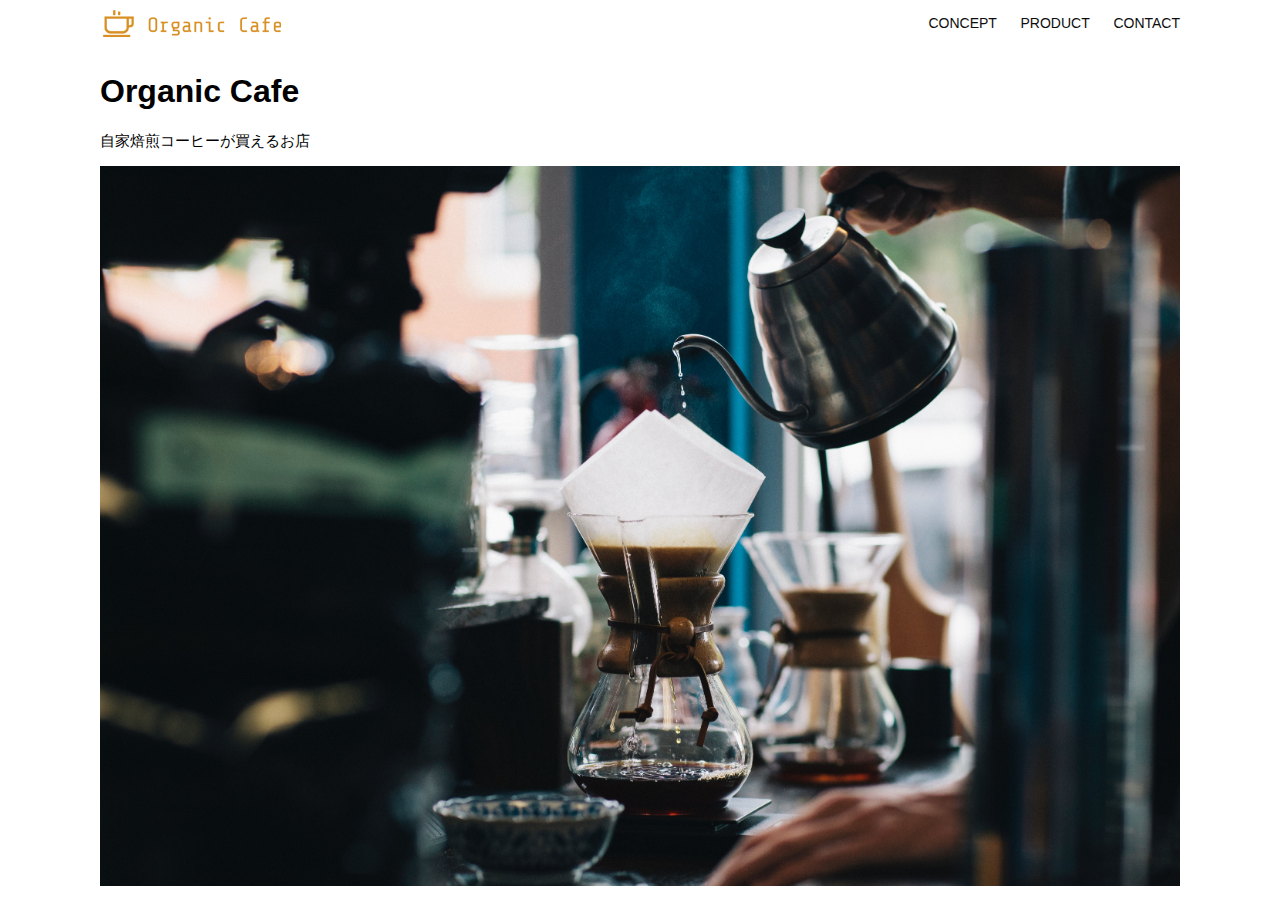
<file: html-css-kadai_013/index.html>
<!DOCTYPE html>
<html>
  <head>
    <title>Organic Cafe</title>
    <meta charset="UTF-8" />
    <meta name="description" content="自家焙煎のコーヒーがお家で楽しめるOrganic Cafe"/>
    <meta name="viewport" content="width=device-width, initial-scale=1.0" />
    <link rel="stylesheet" href="style.css" />
  </head>
  <body>
    <!-- ヘッダー -->
    <header>
      <!-- ロゴ -->
      <a href="index.html" id="logo"><img src="images/logo.png" alt="トップページに戻る"/></a>

      <!-- PC用ナビゲーション -->
      <nav id="nav-pc">
        <a href="index.html#concept">CONCEPT</a>
        <a href="index.html#product">PRODUCT</a>
        <a href="index.html#contact">CONTACT</a>
      </nav>

      <!-- スマホ用メニューボタン -->
      <button id="menu-sp" onclick="document.getElementById('nav-sp').style.display = 'block'">
        <img src="images/button-menu.png" alt="ナビゲーションを開く">
      </button>
      <!-- スマホ用ナビゲーション -->
       <div id="nav-sp">
        <button id="close" onclick="document.getElementById('nav-sp').style.display = 'none'">
          <img src="images/button-close.png" alt="ナビゲーションを閉じる">
        </button>

        <nav>
          <ul>
            <li>
              <a id="logo-sp" href="index.html" onclick="document.getElementById('nav-sp').style.display = 'none'"><img src="images/logo-sp.png" alt="トップページに戻る"></a>
            </li>
            <li><a class="menu" href="index.html#concept" onclick="document.getElementById('nav-sp').style.display = 'none'">CONCEPT</a></li>
            <li><a class="menu" href="index.html#product" onclick="document.getElementById('nav-sp').style.display = 'none'">PRODUCT</a></li>
            <li><a class="menu" href="index.html#contact" onclick="document.getElementById('nav-sp').style.display = 'none'">CONTACT</a></li>
          </ul>  
        </nav>
      </div>

    </header>

    <main>
      <article>
        <!-- メインビジュアル -->
        <section id="main-visual">
          <div id="main-message">
            <h1>Organic Cafe</h1>
            <p>自家焙煎コーヒーが買えるお店</p>
          </div>
          <img src="images/main-image.jpg" alt="コーヒーをハンドドリップで淹れる画像"/>
        </section>
      </article>
    </main>
  </body>
</html>
</file>
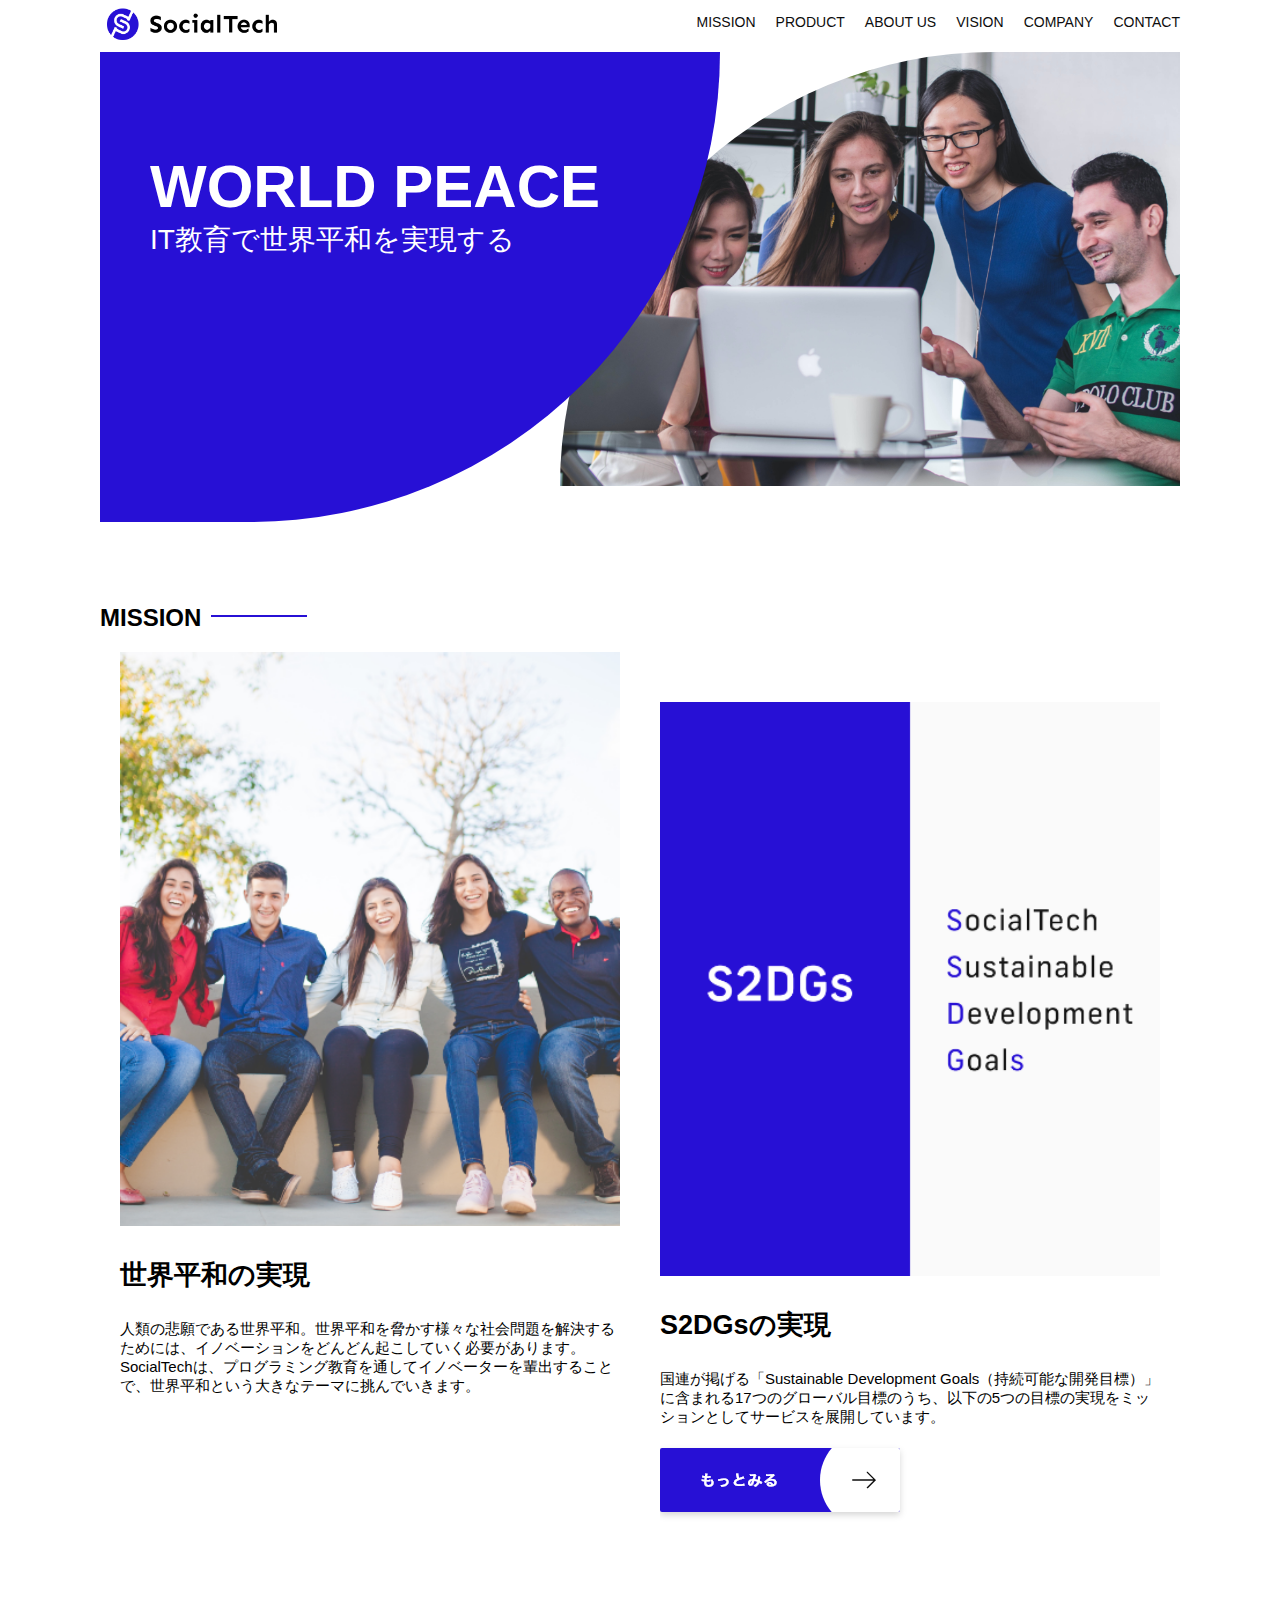
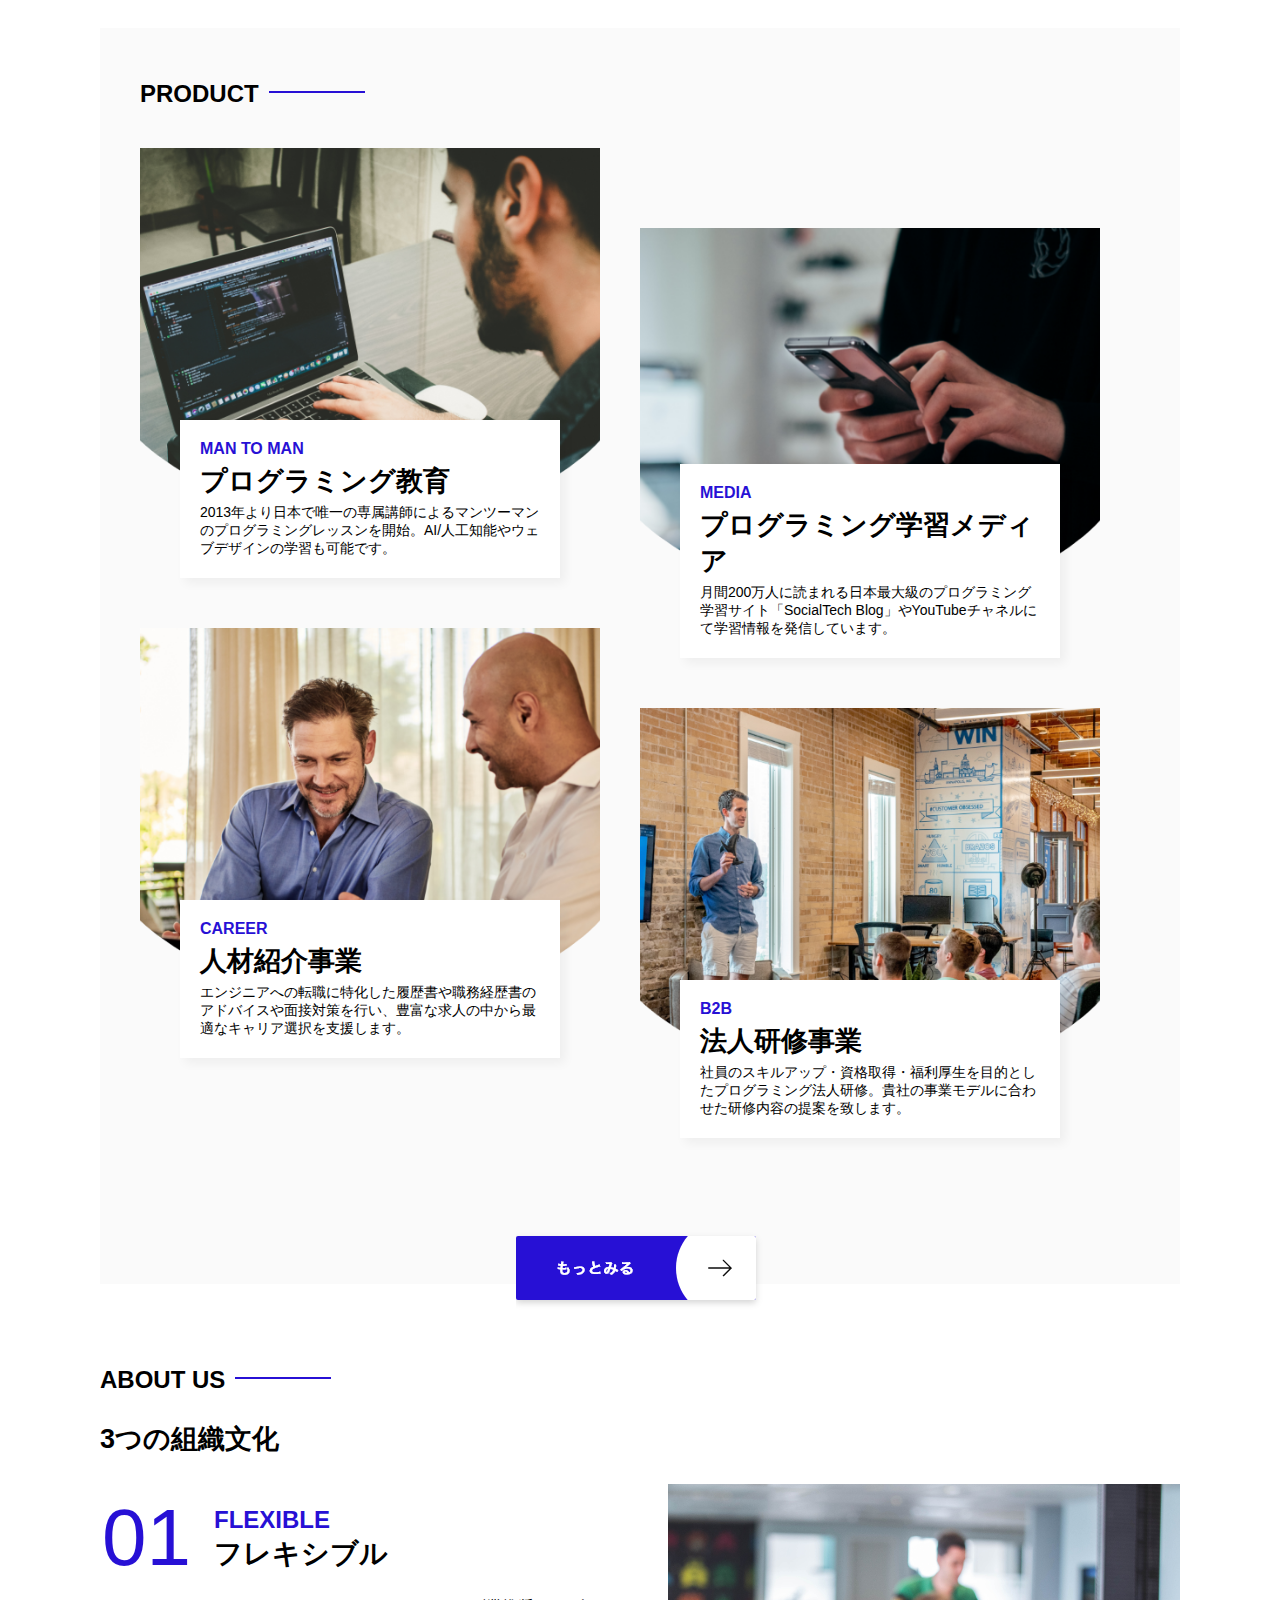
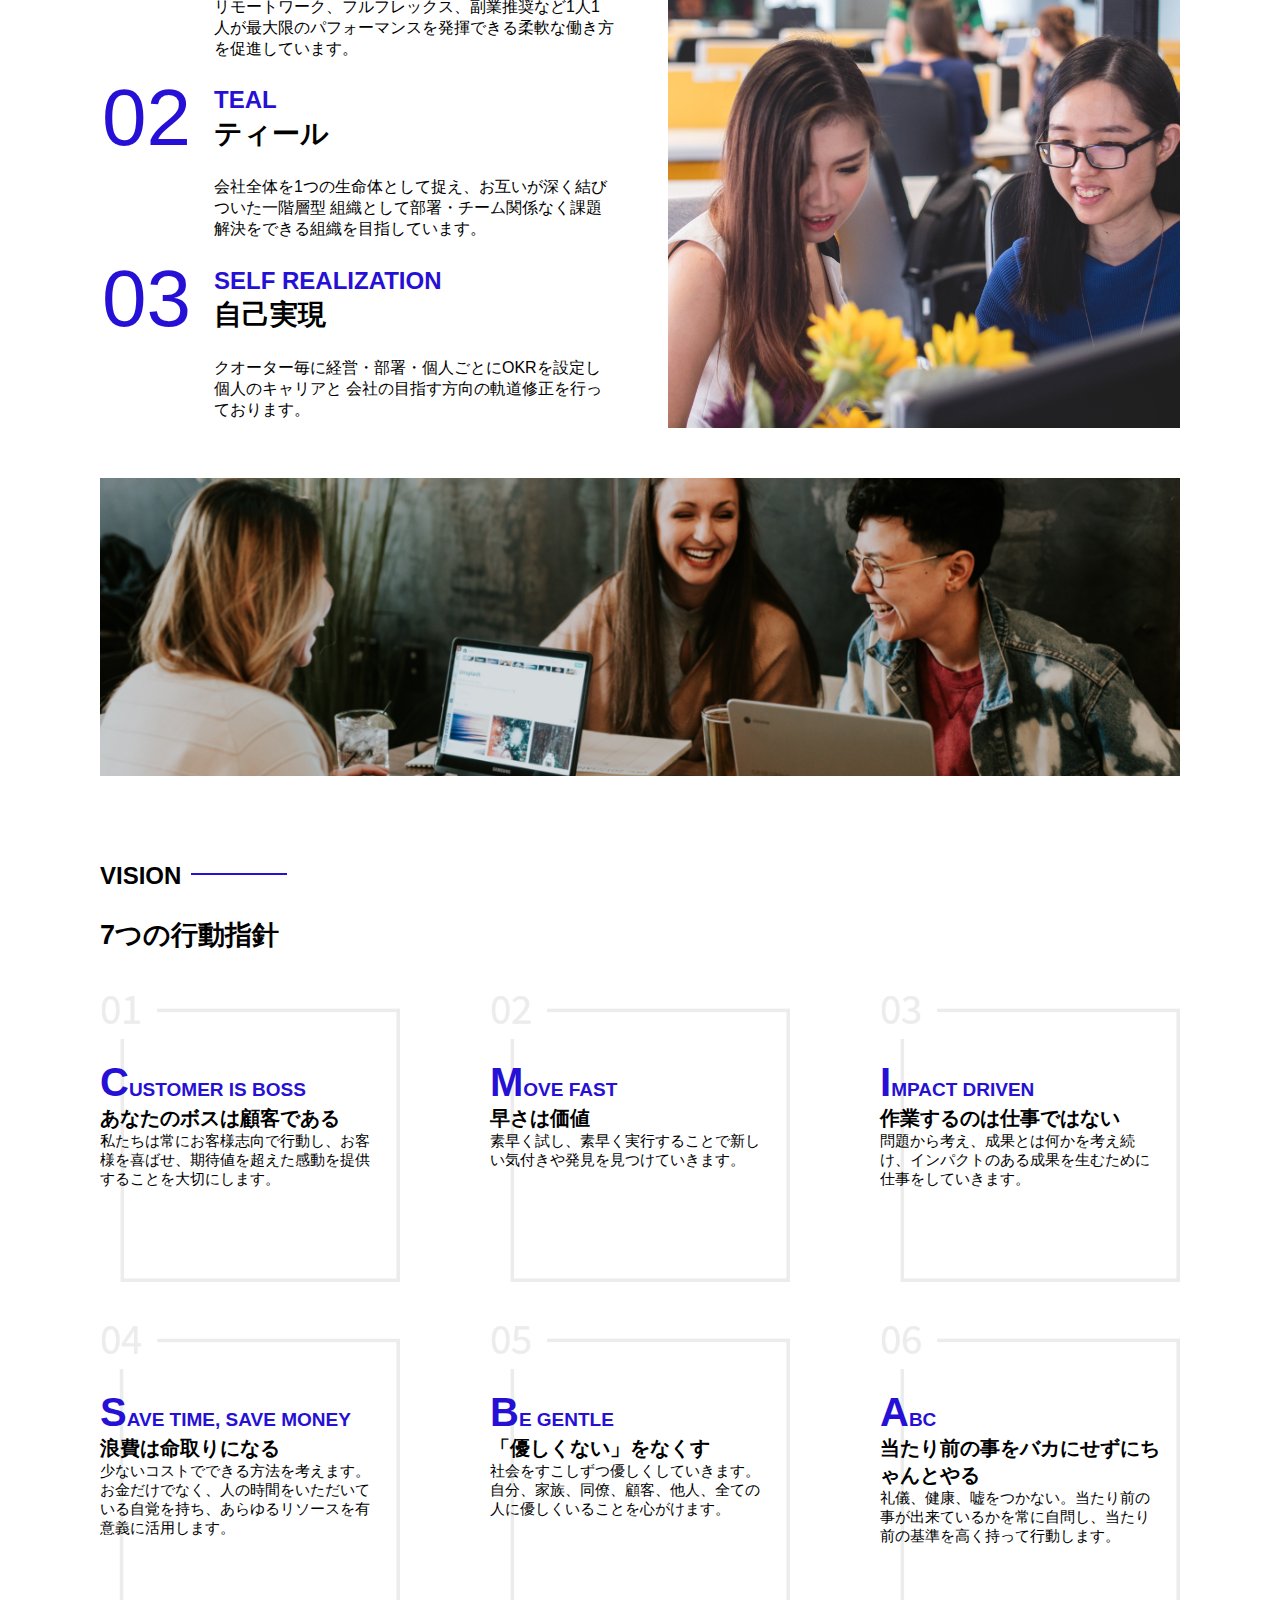
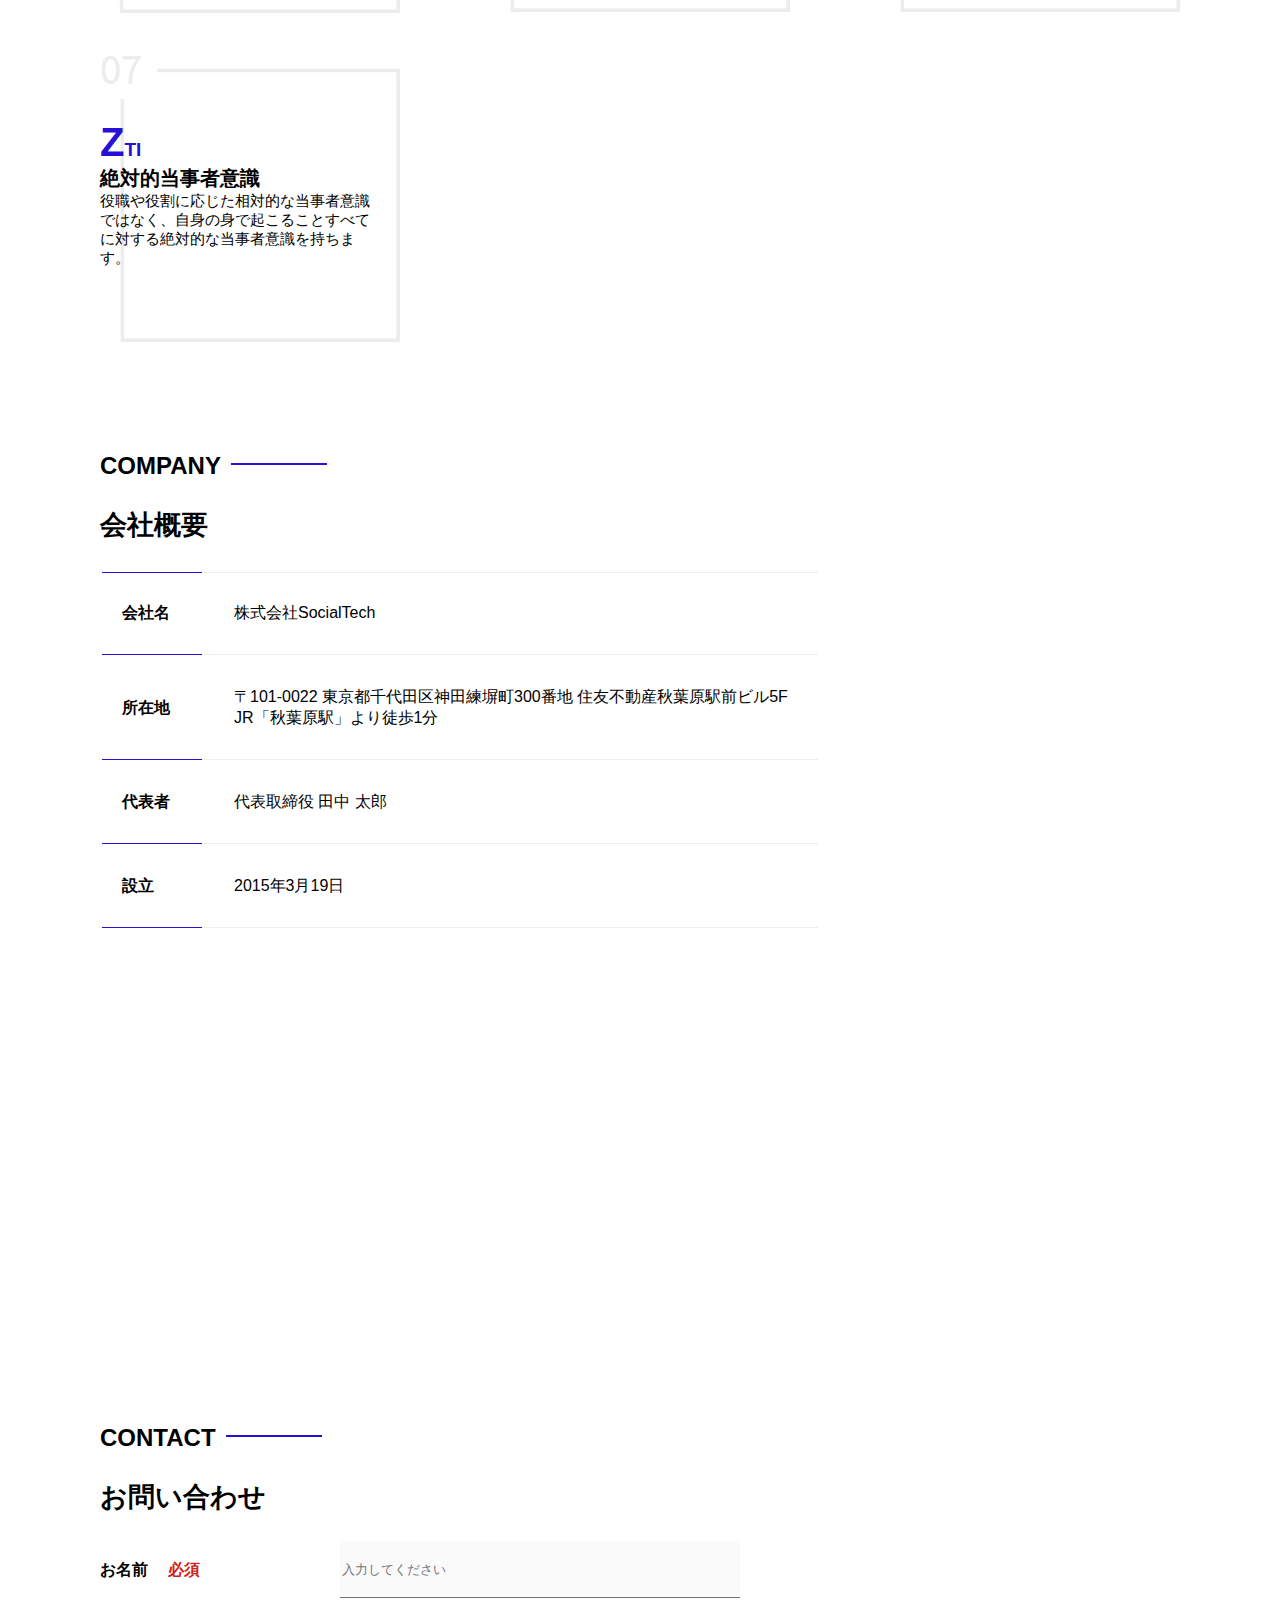
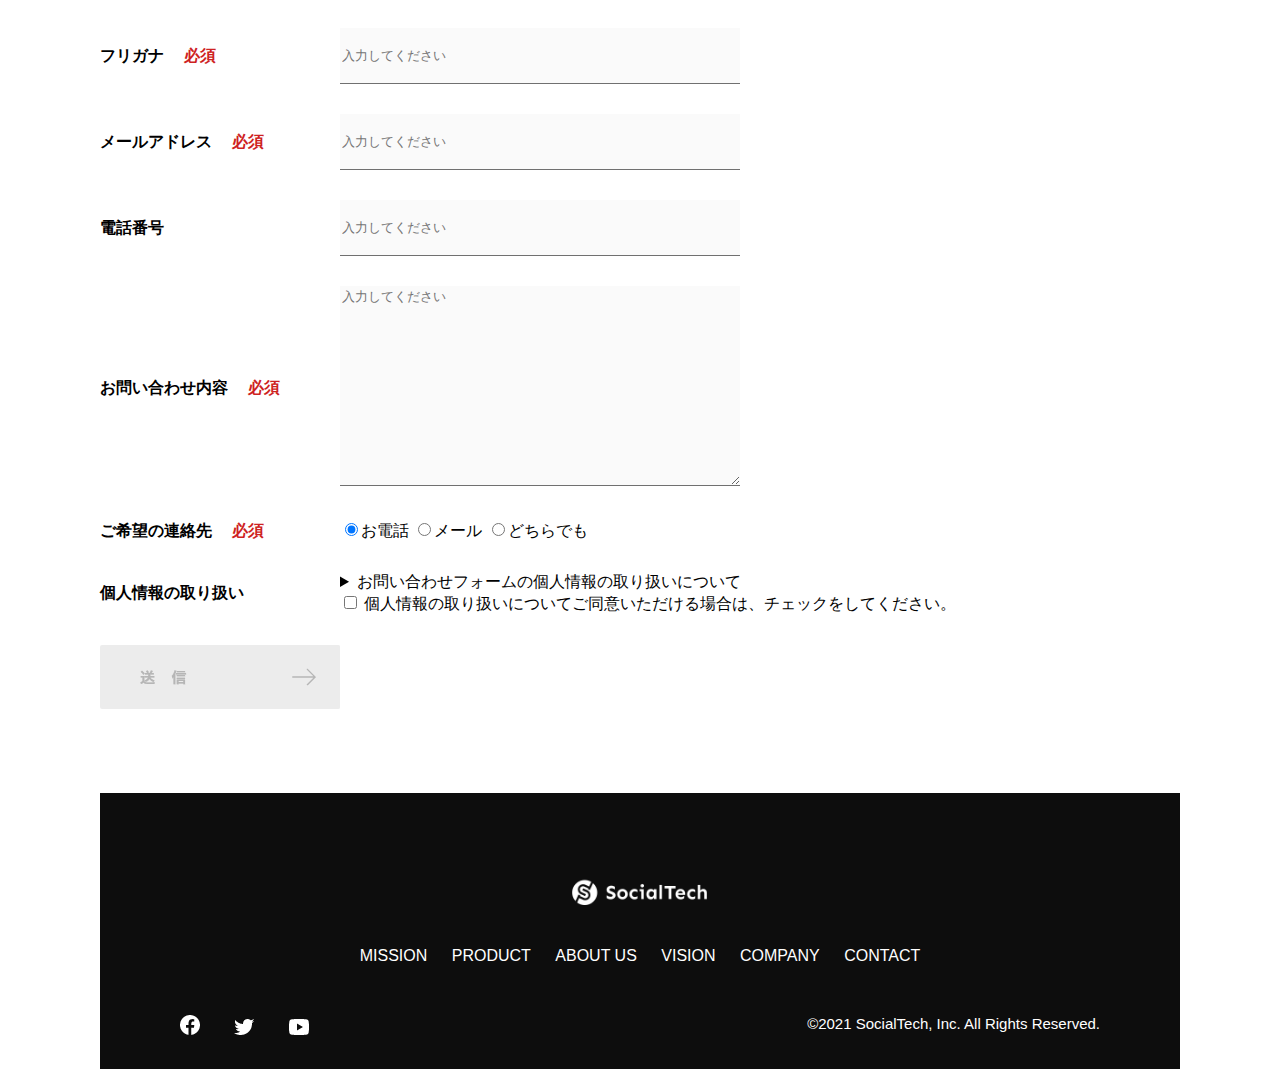
<file: kadai_tutorial_output/index.html>
<!DOCTYPE html>
<html>
	<head>
		<title>SocialTech</title>
		<meta charset="UTF-8">
		<meta name="description" content="SocialTechはEdTech業界のリーディングカンパニーを目指します。">
		<meta name="viewport" content="width=device-width, initial-scale=1.0">
		<link rel="stylesheet" href="style.css">
	</head>
	<body>
		<header>
			<!-- ヘッダー -->
			<a href="index.html" id="logo">
				<img src="images/logo.png" alt="トップページに戻る">
			</a>

			<!-- PC用ナビゲーション -->
			 <nav id="nav-pc">
				<ul>
					<li><a href="mission.html">MISSION</a></li>
					<li><a href="product.html">PRODUCT</a></li>
					<li><a href="index.html#aboutus">ABOUT US</a></li>
					<li><a href="index.html#vision">VISION</a></li>
					<li><a href=index.html#company>COMPANY</a></li>
					<li><a href="index.html#contact">CONTACT</a></li>
				</ul>
			 </nav>
			 	<!-- 　スマホ用メニューボタン -->
				 <button id="menu-sp" onclick="document.getElementById('nav-sp').style.display = 'block'">
					<img src="images/button-menu.png" alt="ナビゲーションを開く">
				 </button>
				<!-- スマホ用ナビゲーション -->
				 <div id="nav-sp">
					<button id="close" onclick="document.getElementById('nav-sp').style.display = 'none'">
						<img src="images/button-close.png" alt="ナビゲーションを閉じる">
					</button>

					<nav>
						<ul>
							<li>
								<a id="logo-sp" href="index.html" onclick="document.getElementById('nav-sp').style.display = 'none'"><img src="images/logo-sp.png" alt="トップページに戻る"></a>
							</li>
							<li><a class="menu" href="mission.html" onclick="document.getElementById('nav-sp').style.display = 'none'">MISSION</a></li>
							<li><a class="menu" href="product.html" onclick="document.getElementById('nav-sp').style.display = 'none'">PRODUCT</a></li>
							<li><a class="menu" href="index.html#aboutus" onclick="document.getElementById('nav-sp').style.display = 'none'">ABOUT US</a></li>
							<li><a class="menu" href="index.html#vision" onclick="document.getElementById('nav-sp').style.display = 'none'">VISION</a></li>
							<li><a class="menu" href="index.html#company" onclick="document.getElementById('nav-sp').style.display = 'none'">COMPANY</a></li>
							<li><a class="menu" href="index.html#contact" onclick="document.getElementById('nav-sp').style.display = 'none'">CONTACT</a></li>
						</ul>
					</nav>
				 <div id="sns">
					<a href="https://www.facebook.com/sejuku2013">
						<img src="images/button-facebook.png" alt="Facebookのリンク">
					</a>
					<a href="https://twitter.com/samuraijuku">
						<img src="images/button-twitter.png" alt="Twitterのリンク">
					</a>
					<a href="https://www.youtube.com/channel/UCCFOQO5aDK0xXam4cUQXT8g">
						<img src="images/button-youtube.png" alt="YouTubeのリンク">
					</a>
				</div>
			 	</div>
		</header>
		<main>
			<article>
				<!-- メインビジュアル -->
				 <section id="main-visual">
					<div id="main-message">
						<h1>WORLD PEACE</h1>
						<p>IT教育で世界平和を実現する</p>
					</div>
					<img src="images/index/index-main.png" alt="PCの周りに集まる多国籍の仲間たち">
				 </section>
				 <!-- ミッション -->
				 <section id="mission">
						<h2 class="index-h2">MISSION</h2>
					<div id="mission-flex">
						<div>
							<img id="mission-photo" src="images/index/index-mission.png" alt="屋外のベンチで写真を撮影する多国籍の仲間たち">
							<h3>世界平和の実現</h3>
							<p>人類の悲願である世界平和。世界平和を脅かす様々な社会問題を解決するためには、イノベーションをどんどん起こしていく必要があります。SocialTechは、プログラミング教育を通してイノベーターを輩出することで、世界平和という大きなテーマに挑んでいきます。</p>
						</div>
						<div>
							<img id="s2dgs" src="images/index/s2dgs.png" alt="S2DGs">
							<h3>S2DGsの実現</h3>
							<p>国連が掲げる「Sustainable Development Goals（持続可能な開発目標）」に含まれる17つのグローバル目標のうち、以下の5つの目標の実現をミッションとしてサービスを展開しています。</p>
							<a href="mission.html">
								<img src="images/button-more.png" alt="もっとみる">
							</a>
						</div>
					</div>
				 </section>
				 <!-- プロダクト -->
					<section id="product">
						<h2 class="index-h2">PRODUCT</h2>
							<div class="product-flex">
								<div id="product-left">
									<div>
										<img class="product-photo" src="images/index/index-mantoman.png" alt="PCでコードを書く男性">
										<div class="product-explain">
											<span>MAN TO MAN</span>
											<h3>プログラミング教育</h3>
											<p>2013年より日本で唯一の専属講師によるマンツーマンのプログラミングレッスンを開始。AI/人工知能やウェブデザインの学習も可能です。</p>
										</div>
									</div>
									<div>
										<img class="product-photo" src="images/index/index-career.png" alt="笑顔で話し合う2人の男性">
											<div class="product-explain">
											 <span>CAREER</span>
											 <h3>人材紹介事業</h3>
											 <p>エンジニアへの転職に特化した履歴書や職務経歴書のアドバイスや面接対策を行い、豊富な求人の中から最適なキャリア選択を支援します。</p>
										 </div>
									</div>
								</div>

								<div id="product-right">
									<div>
										<img class="product-photo" src="images/index/index-media.png" alt="スマートフォンを操作する人">
										<div class="product-explain">
											<span>MEDIA</span>
											<h3>プログラミング学習メディア</h3>
											<p>月間200万人に読まれる日本最大級のプログラミング学習サイト「SocialTech Blog」やYouTubeチャネルにて学習情報を発信しています。</p>
										</div>
									</div>
									<div>
										<img class="product-photo" src="images/index/index-b2b.png" alt="講演中の男性とそれを聴く人々">
										<div class="product-explain">
											<span>B2B</span>
											<h3>法人研修事業</h3>
											<p>社員のスキルアップ・資格取得・福利厚生を目的としたプログラミング法人研修。貴社の事業モデルに合わせた研修内容の提案を致します。</p>
										</div>
									</div>
								</div>
							</div>
							<div id="product-more">
								<a href="product.html">
									<img src="images/button-more.png" alt="もっとみる">
								</a>
							</div>
					</section>
					<!-- ABOUT US -->
					<section id="aboutus">
						<h2 class="index-h2">ABOUT US</h2>
						<h3>3つの組織文化</h3>
						<div>
							<table class="culture-table">
								<tr>
									<td class="culture-num">01</td>
									<th><span class="culture-en">FLEXIBLE</span><br>フレキシブル</th>
								</tr>
								<tr>
									<td>
										<!-- 空のセル -->
									</td>
									<td class="culture-description">リモートワーク、フルフレックス、副業推奨など1人1人が最大限のパフォーマンスを発揮できる柔軟な働き方を促進しています。</td>
								</tr>
								<tr>
									<td class="culture-num">02</td>
									<th><span class="culture-en">TEAL</span><br>ティール</th>
								</tr>
								<tr>
									<td>
										<!-- 空のセル -->
									</td>
									<td class="culture-description">会社全体を1つの生命体として捉え、お互いが深く結びついた一階層型 組織として部署・チーム関係なく課題解決をできる組織を目指しています。</td>
								</tr>
								<tr>
									<td class="culture-num">03</td>
									<th><span class="culture-en">SELF REALIZATION</span><br>自己実現</th>
								</tr>
								<tr>
									<td>
										<!-- 空のセル -->
									</td>
									<td class="culture-description">クオーター毎に経営・部署・個人ごとにOKRを設定し個人のキャリアと 会社の目指す方向の軌道修正を行っております。</td>
								</tr>
							</table>
								<img class="culture-img" src="images/index/index-aboutus1.png" alt="笑顔で話し合う2人の女性">
						</div>
							<img class="culture-img2" src="images/index/index-aboutus2.png" alt="笑顔で話し合う3人の男女">
					</section>
					<!-- VISION -->
					<section id="vision">
						<h2 class="index-h2">VISION</h2>
						<h3>7つの行動指針</h3>
						<div>
								<div class="vision-box">
									<img src="images/index/vision-01.png" alt="01">
									<div>
										<h4>CUSTOMER IS BOSS</h4>
										<h5>あなたのボスは顧客である</h5>
										<p>私たちは常にお客様志向で行動し、お客様を喜ばせ、期待値を超えた感動を提供することを大切にします。</p>
									</div>
								</div>
								<div class="vision-box">
									<img src="images/index/vision-02.png" alt="02">
									<div>
										<h4>MOVE FAST</h4>
										<h5>早さは価値</h5>
										<p>素早く試し、素早く実行することで新しい気付きや発見を見つけていきます。</p>
									</div>
								</div>
								<div class="vision-box">
									<img src="images/index/vision-03.png" alt="03">
									<div>
										<h4>IMPACT DRIVEN</h4>
										<h5>作業するのは仕事ではない</h5>
										<p>問題から考え、成果とは何かを考え続け、インパクトのある成果を生むために仕事をしていきます。</p>
									</div>
								</div>
								<div class="vision-box">
									<img src="images/index/vision-04.png" alt="04">
									<div>
										<h4>SAVE TIME, SAVE MONEY</h4>
										<h5>浪費は命取りになる</h5>
										<p>少ないコストでできる方法を考えます。お金だけでなく、人の時間をいただいている自覚を持ち、あらゆるリソースを有意義に活用します。</p>
									</div>
								</div>
								<div class="vision-box">
									<img src="images/index/vision-05.png" alt="05">
									<div>
										<h4>BE GENTLE</h4>
										<h5>「優しくない」をなくす</h5>
										<p>社会をすこしずつ優しくしていきます。自分、家族、同僚、顧客、他人、全ての人に優しくいることを心がけます。</p>
									</div>
								</div>
								<div class="vision-box">
									<img src="images/index/vision-06.png" alt="06">
									<div>
										<h4>ABC</h4>
										<h5>当たり前の事をバカにせずにちゃんとやる</h5>
										<p>礼儀、健康、嘘をつかない。当たり前の事が出来ているかを常に自問し、当たり前の基準を高く持って行動します。</p>
									</div>
								</div>
								<div class="vision-box">
									<img src="images/index/vision-07.png" alt="07">
									<div>
										<h4>ZTI</h4>
										<h5>絶対的当事者意識</h5>
										<p>役職や役割に応じた相対的な当事者意識ではなく、自身の身で起こることすべてに対する絶対的な当事者意識を持ちます。</p>
									</div>
								</div>
						</div>
					</section>
					<!-- COMPANY -->
					<section id="company">
						<h2 class="index-h2">COMPANY</h2>
						<h3>会社概要</h3>
							<table id="company-table">
								<tr>
									<th class="tableheader tableheader-first">会社名</th>
									<td class="cell cell-first">株式会社SocialTech</td>
								</tr>
								<tr>
									<th class="tableheader">所在地</th>
									<td class="cell">〒101-0022 東京都千代田区神田練塀町300番地 住友不動産秋葉原駅前ビル5F<br>JR「秋葉原駅」より徒歩1分</td>
								</tr>
								<tr>
									<th class="tableheader">代表者</th>
									<td class="cell">代表取締役 田中 太郎</td>
								</tr>
								<tr>
									<th class="tableheader">設立</th>
									<td class="cell">2015年3月19日</td>
								</tr>
							</table>
							<iframe src="https://www.google.com/maps/embed?pb=!1m18!1m12!1m3!1d3240.068855133681!2d139.77207767578852!3d35.69992317258122!2m3!1f0!2f0!3f0!3m2!1i1024!2i768!4f13.1!3m3!1m2!1s0x60188fee13660e23%3A0x77137876edf742ac!2z5L2P5Y-L5LiN5YuV55Sj56eL6JGJ5Y6f6aeF5YmN44OT44Or!5e0!3m2!1sja!2sjp!4v1726556408199!5m2!1sja!2sjp" width="600" height="450" style="border:0;" allowfullscreen="" loading="lazy" referrerpolicy="no-referrer-when-downgrade"></iframe>
					</section>
					<!-- お問い合わせフォーム -->
					 <section id="contact">
						<h2 class="index-h2">CONTACT</h2>
						<h3>お問い合わせ</h3>
						<form>
							<div>
								<div class="contact-heading">
									<label class="contact-label">お名前<span class="contact-span">必須</span></label>
								</div>
								<div>
									<input type="text" name="name" placeholder="入力してください" class="contact-textbox">
								</div>
							</div>
							<div>
								<div class="contact-heading">
									<label class="contact-label">フリガナ<span class="contact-span">必須</span></label>
								</div>
								<div>
									<input type="text" name="hurigana" placeholder="入力してください" class="contact-textbox">
								</div>
							</div>
							<div>
								<div class="contact-heading">
									<label class="contact-label">メールアドレス<span class="contact-span">必須</span></label>
								</div>
								<div>
									<input type="text" name="email" placeholder="入力してください" class="contact-textbox">
								</div>
							</div>
							<div>
								<div class="contact-heading">
									<label class="contact-label">電話番号</label>
								</div>
								<div>
									<input type="text" name="tel" placeholder="入力してください" class="contact-textbox">
								</div>
							</div>
							<div>
								<div class="contact-heading">
									<label class="contact-label">お問い合わせ内容<span class="contact-span">必須</span></label>
								</div>
								<div>
									<textarea class="contact-textarea" placeholder="入力してください" name="message"></textarea>
								</div>
							</div>
							<div>
								<div class="contact-heading">
									<label class="contact-label">ご希望の連絡先<span class="contact-span">必須</span></label>
								</div>
								<div>
									<input class="radiobutton" type="radio" value="tel" name="contact" checked><label>お電話</label>
									<input class="radiobutton" type="radio" value="mail" name="contact"><label>メール</label>
									<input class="radiobutton" type="radio" value="both" name="contact"><label>どちらでも</label>
								</div>
							</div>
							<div>
							<div class="contact-heading">
								<label class="contact-label">個人情報の取り扱い</label>
							</div>
							<div>
								<details>
									<summary>お問い合わせフォームの個人情報の取り扱いについて</summary>
									<div>
									<dl>
										<dt>１．組織の名称又は氏名</dt>
										<dd>株式会社SocialTech</dd>
										<dt>２．個人情報保護管理者（若しくはその代理人）の氏名又は職名、所属及び連絡先</dt>
										<dd>
											<p>鈴木 一郎 コーポレート部</p>
											<p>メールアドレス：samurai@example.com</p>
											<p>TEL：03-1234-5678</p>
										</dd>
										<dt>３．個人情報の利用目的</dt>
										<dd>
											<ul>
												<li>本サービス及び本サービスに関連する情報の提供又はそれらに関する連絡のため</li>
												<li>ユーザーの本人確認のため</li>
												<li>当社サービスのご案内のため</li>
												<li>当社の商品等の広告または宣伝（電子メールによるものを含むものとします。）</li>
											</ul>
										</dd>
										<dt>４．個人情報の取り扱い業務の委託</dt>
										<dd>個人情報の取扱業務の全部または一部を外部に業務委託する場合があります。その際、弊社は、個人情報を適切に保護できる管理体制を敷き実行していることを条件として委託先を厳選したうえで、機密保持契約を委託先と締結し、お客様の個人情報を厳密に管理させます。</dd>
										<dt>５．個人情報の開示等の請求</dt>
										<dd>
											お客様は、弊社に対してご自身の個人情報の開示等（利用目的の通知、開示、内容の訂正・追加・削除、利用の停止または消去、第三者への提供の停止）に関して、当社問合わせ窓口に申し出ることができます。<br>
											その際、弊社はお客様ご本人を確認させていただいたうえで、合理的な期間内に対応いたします。<br>
											なお、個人情報に関する弊社問合わせ先は、次の通りです。
										</dd>
										<dd>
											<p>株式会社SocialTech　個人情報問合せ窓口</p>
											<p>〒150-0043　東京都千代田区神田練塀町300番地 住友不動産秋葉原駅前ビル5F</p>
											<p>メールアドレス：samurai@example.com　TEL：03-1234-5678</p>
										</dd>

										<dt>６．個人情報を提供されることの任意性について</dt>
										<dd>お客様がご自身の個人情報を弊社に提供されるか否かは、お客様のご判断によりますが、もしご提供されない場合には、適切なサービスが提供できない場合がありますので予めご了承ください。</dd>
									</dl>
								</div>
								</details>
								<input type="checkbox" name="agree">
								<span>個人情報の取り扱いについてご同意いただける場合は、チェックをしてください。</span>
							</div>								
							</div>
								<input type="image" src="images/button-submit.png" alt="送信する">
						</form>
					 </section>
			</article>
		</main>

		<footer>
			<div id="footer-logo">
				<img src="images/logo-sp.png" alt="SocialTech">
			</div>
			<div id="footer-link">
				<a href="mission.html">MISSION</a>
				<a href="product.html">PRODUCT</a>
				<a href="index.html#aboutus">ABOUT US</a>
				<a href="index.html#vision">VISION</a>
				<a href="index.html#company">COMPANY</a>
				<a href="index.html#contact">CONTACT</a>
			</div>
				<div id="sns-footer">
					<div class="sns-btns">
						<a href="https://www.facebook.com/sejuku2013"><img src="images/button-facebook.png" alt="Facebookのリンク"></a>
						<a href="https://twitter.com/samuraijuku"><img src="images/button-twitter.png" alt="Twitterのリンク"></a>
						<a href="https://www.youtube.com/channel/UCCFOQO5aDK0xXam4cUQXT8g"><img src="images/button-youtube.png" alt="YouTubeのリンク"></a>
					</div>
					<p id="copyright">&copy;2021 SocialTech, Inc. All Rights Reserved.</p>
				</div>
		</footer>

	</body>
	
</html>
</file>
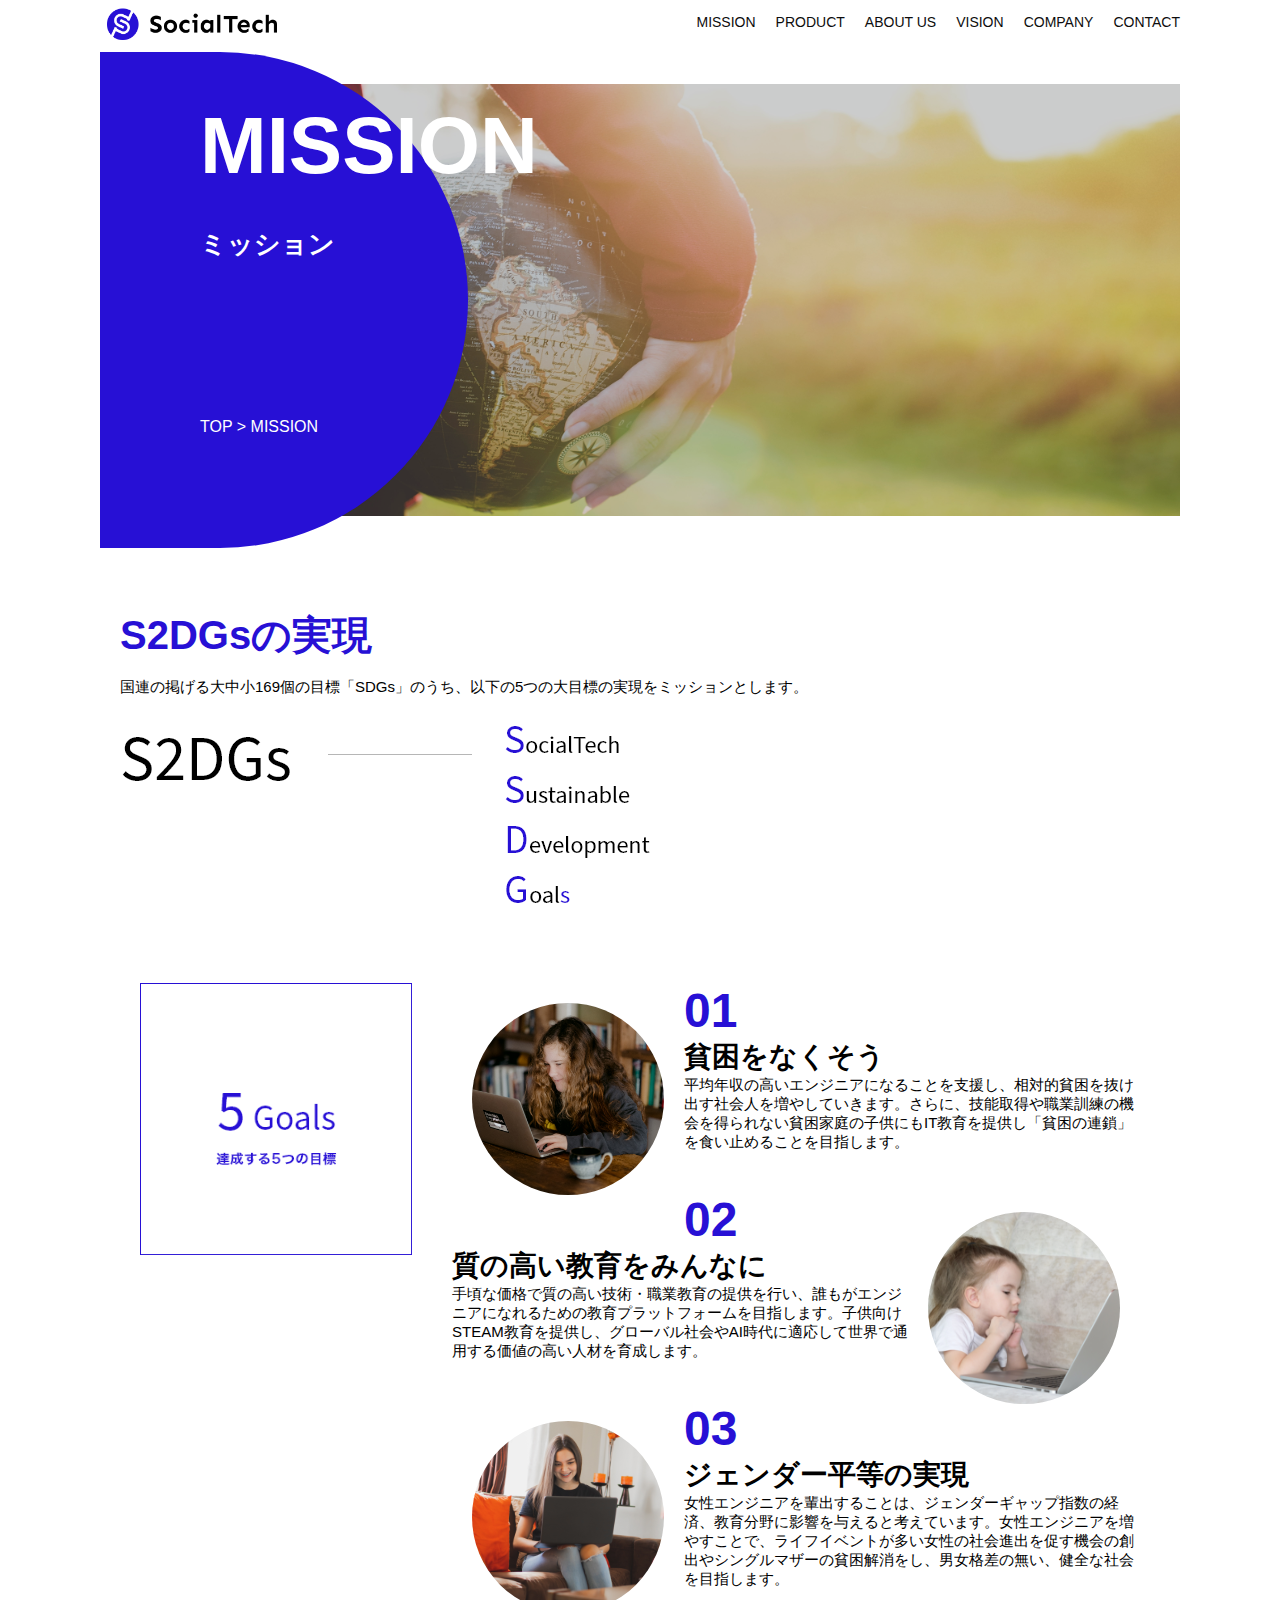
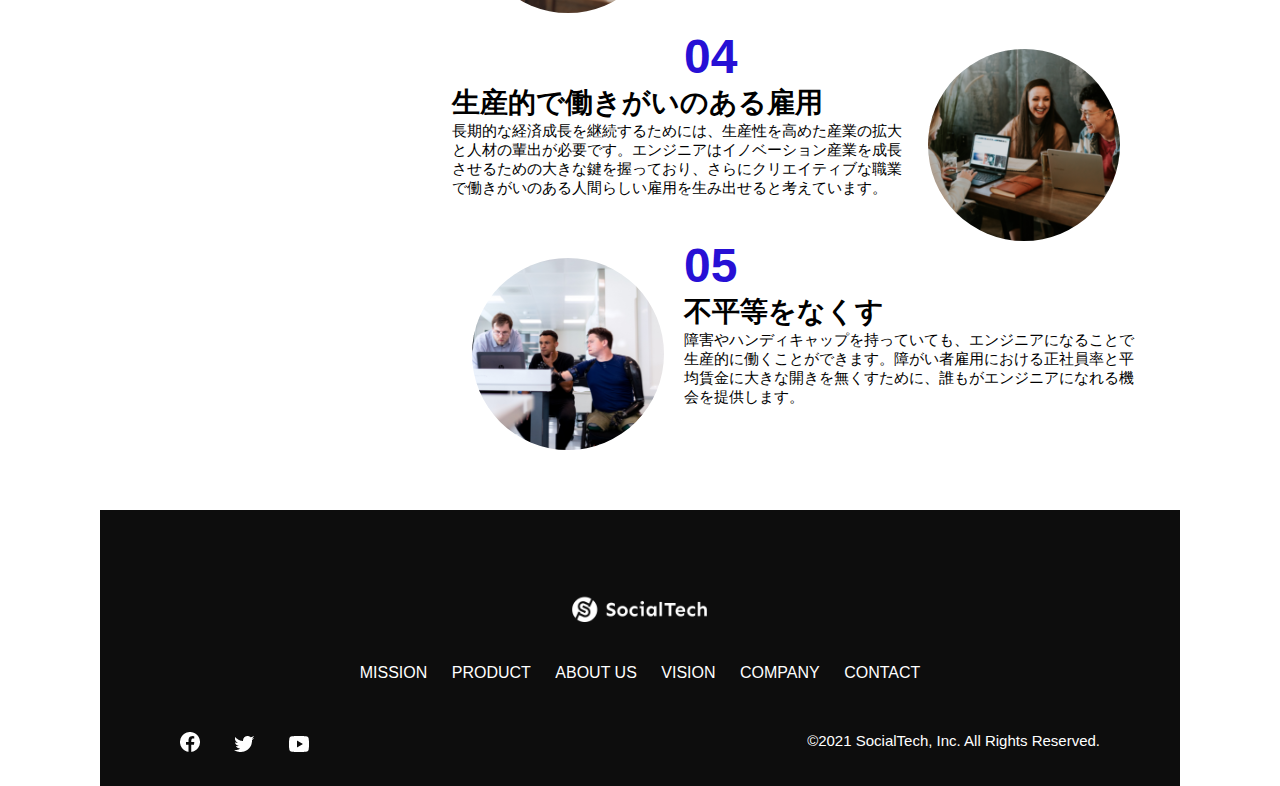
<file: kadai_tutorial_output/mission.html>
<!DOCTYPE html>
<html>
  <head>
    <title>SocialTech - MISSION ミッション -</title>
    <meta charset="UTF-8">
    <meta name="description" content="SocialTechが目指す5つの目標（S2DGs）を紹介します">
    <meta name="viewport" content="width=device-width, initial-scale=1.0">
    <link rel="stylesheet" href="style.css">
  </head>

  <body>
    <!-- ヘッダー -->
     <header>
      <!-- ロゴ -->
      <a href="index.html" id="logo">
				<img src="images/logo.png" alt="トップページに戻る">
			</a>

      <!-- PC用ナビゲーション -->
			 <nav id="nav-pc">
				<ul>
					<li><a href="mission.html">MISSION</a></li>
					<li><a href="product.html">PRODUCT</a></li>
					<li><a href="index.html#aboutus">ABOUT US</a></li>
					<li><a href="index.html#vision">VISION</a></li>
					<li><a href="index.html#company">COMPANY</a></li>
					<li><a href="index.html#contact">CONTACT</a></li>
				</ul>
			 </nav>

			 	<!-- 　スマホ用メニューボタン -->
				 <button id="menu-sp" onclick="document.getElementById('nav-sp').style.display = 'block'">
					<img src="images/button-menu.png" alt="ナビゲーションを開く">
				 </button>

				<!-- スマホ用ナビゲーション -->
				<div id="nav-sp">
					<button id="close" onclick="document.getElementById('nav-sp').style.display = 'none'">
						<img src="images/button-close.png" alt="ナビゲーションを閉じる">
					</button>

					<nav>
						<ul>
							<li>
								<a id="logo-sp" href="index.html" onclick="document.getElementById('nav-sp').style.display = 'none'"><img src="images/logo-sp.png" alt="トップページに戻る"></a>
							</li>
							<li><a class="menu" href="mission.html" onclick="document.getElementById('nav-sp').style.display = 'none'">MISSION</a></li>
							<li><a class="menu" href="product.html" onclick="document.getElementById('nav-sp').style.display = 'none'">PRODUCT</a></li>
							<li><a class="menu" href="index.html#aboutus" onclick="document.getElementById('nav-sp').style.display = 'none'">ABOUT US</a></li>
							<li><a class="menu" href="index.html#vision" onclick="document.getElementById('nav-sp').style.display = 'none'">VISION</a></li>
							<li><a class="menu" href="index.html#company" onclick="document.getElementById('nav-sp').style.display = 'none'">COMPANY</a></li>
							<li><a class="menu" href="index.html#contact" onclick="document.getElementById('nav-sp').style.display = 'none'">CONTACT</a></li>
						</ul>
					</nav>
				 <div id="sns">
					<a href="https://www.facebook.com/sejuku2013">
						<img src="images/button-facebook.png" alt="Facebookのリンク">
					</a>
					<a href="https://twitter.com/samuraijuku">
						<img src="images/button-twitter.png" alt="Twitterのリンク">
					</a>
					<a href="https://www.youtube.com/channel/UCCFOQO5aDK0xXam4cUQXT8g">
						<img src="images/button-youtube.png" alt="YouTubeのリンク">
					</a>
				</div>
			  </div>
     </header>

    <main>
      <article>
        <section id="mission-main">
          <div class="mission-main-inner">
            <div id="mission-title">
              <h1>MISSION<br><span>ミッション</span></h1>
              <p>TOP > MISSION</p>
            </div>
          </div>
        </section>

        <section id="mission-s2dgs">
          <h2 class="mission-h2">S2DGsの実現</h2>
          <p>国連の掲げる大中小169個の目標「SDGs」のうち、以下の5つの大目標の実現をミッションとします。</p>
          <img src="images/mission/mission-s2dgs.png" alt="S2DGs">
        </section>

        <section id="mission-five-goals">
          <div class="five-goals-image">
            <img src="images/mission/mission-5goals.png" alt="5Goals">
          </div>

          <div class="five-goals-read">
            <div>
              <img class="fivegoals-image-left" src="images/mission/mission-5goals01.png" alt="PCを操作する女の子">
              <span class="fivegoals-number">01</span>
              <h3 class="fivegoals-h3">貧困をなくそう</h3>
              <p class="fivegoals-p">平均年収の高いエンジニアになることを支援し、相対的貧困を抜け出す社会人を増やしていきます。さらに、技能取得や職業訓練の機会を得られない貧困家庭の子供にもIT教育を提供し「貧困の連鎖」を食い止めることを目指します。</p>
            </div>
            <div>
              <img class="fivegoals-image-right" src="images/mission/mission-5goals02.png" alt="PCを見つめる小さい女の子">
              <span class="fivegoals-number">02</span>
              <h3 class="fivegoals-h3">質の高い教育をみんなに</h3>
              <p class="fivegoals-p">手頃な価格で質の高い技術・職業教育の提供を行い、誰もがエンジニアになれるための教育プラットフォームを目指します。子供向けSTEAM教育を提供し、グローバル社会やAI時代に適応して世界で通用する価値の高い人材を育成します。</p>
            </div>
            <div>
              <img class="fivegoals-image-left" src="images/mission/mission-5goals03.png" alt="PCを操作する女性">
              <span class="fivegoals-number">03</span>
              <h3 class="fivegoals-h3">ジェンダー平等の実現</h3>
              <p class="fivegoals-p">女性エンジニアを輩出することは、ジェンダーギャップ指数の経済、教育分野に影響を与えると考えています。女性エンジニアを増やすことで、ライフイベントが多い女性の社会進出を促す機会の創出やシングルマザーの貧困解消をし、男女格差の無い、健全な社会を目指します。</p>
            </div>
            <div>
              <img class="fivegoals-image-right" src="images/mission/mission-5goals04.png" alt="笑顔で話し合う3人の男女">
              <span class="fivegoals-number">04</span>
              <h3 class="fivegoals-h3">生産的で働きがいのある雇用</h3>
              <p class="fivegoals-p">長期的な経済成長を継続するためには、生産性を高めた産業の拡大と人材の輩出が必要です。エンジニアはイノベーション産業を成長させるための大きな鍵を握っており、さらにクリエイティブな職業で働きがいのある人間らしい雇用を生み出せると考えています。</p>
            </div>
            <div>
              <img class="fivegoals-image-left" src="images/mission/mission-5goals05.png" alt="障害を持つ男性が生き生きと働く様子">
              <span class="fivegoals-number">05</span>
              <h3 class="fivegoals-h3">不平等をなくす</h3>
              <p class="fivegoals-p">障害やハンディキャップを持っていても、エンジニアになることで生産的に働くことができます。障がい者雇用における正社員率と平均賃金に大きな開きを無くすために、誰もがエンジニアになれる機会を提供します。</p>
            </div>
          </div>
        </section>
      </article>
    </main>

    <footer>
			<div id="footer-logo">
				<img src="images/logo-sp.png" alt="SocialTech">
			</div>
			<div id="footer-link">
				<a href="mission.html">MISSION</a>
				<a href="product.html">PRODUCT</a>
        <a href="index.html#aboutus">ABOUT US</a>
				<a href="index.html#vision">VISION</a>
				<a href="index.html#company">COMPANY</a>
				<a href="index.html#contact">CONTACT</a>
			</div>
				<div id="sns-footer">
					<div class="sns-btns">
						<a href="https://www.facebook.com/sejuku2013"><img src="images/button-facebook.png" alt="Facebookのリンク"></a>
						<a href="https://twitter.com/samuraijuku"><img src="images/button-twitter.png" alt="Twitterのリンク"></a>
						<a href="https://www.youtube.com/channel/UCCFOQO5aDK0xXam4cUQXT8g"><img src="images/button-youtube.png" alt="YouTubeのリンク"></a>
					</div>
					<p id="copyright">&copy;2021 SocialTech, Inc. All Rights Reserved.</p>
				</div>
		</footer>

  </body>
</html>
</file>
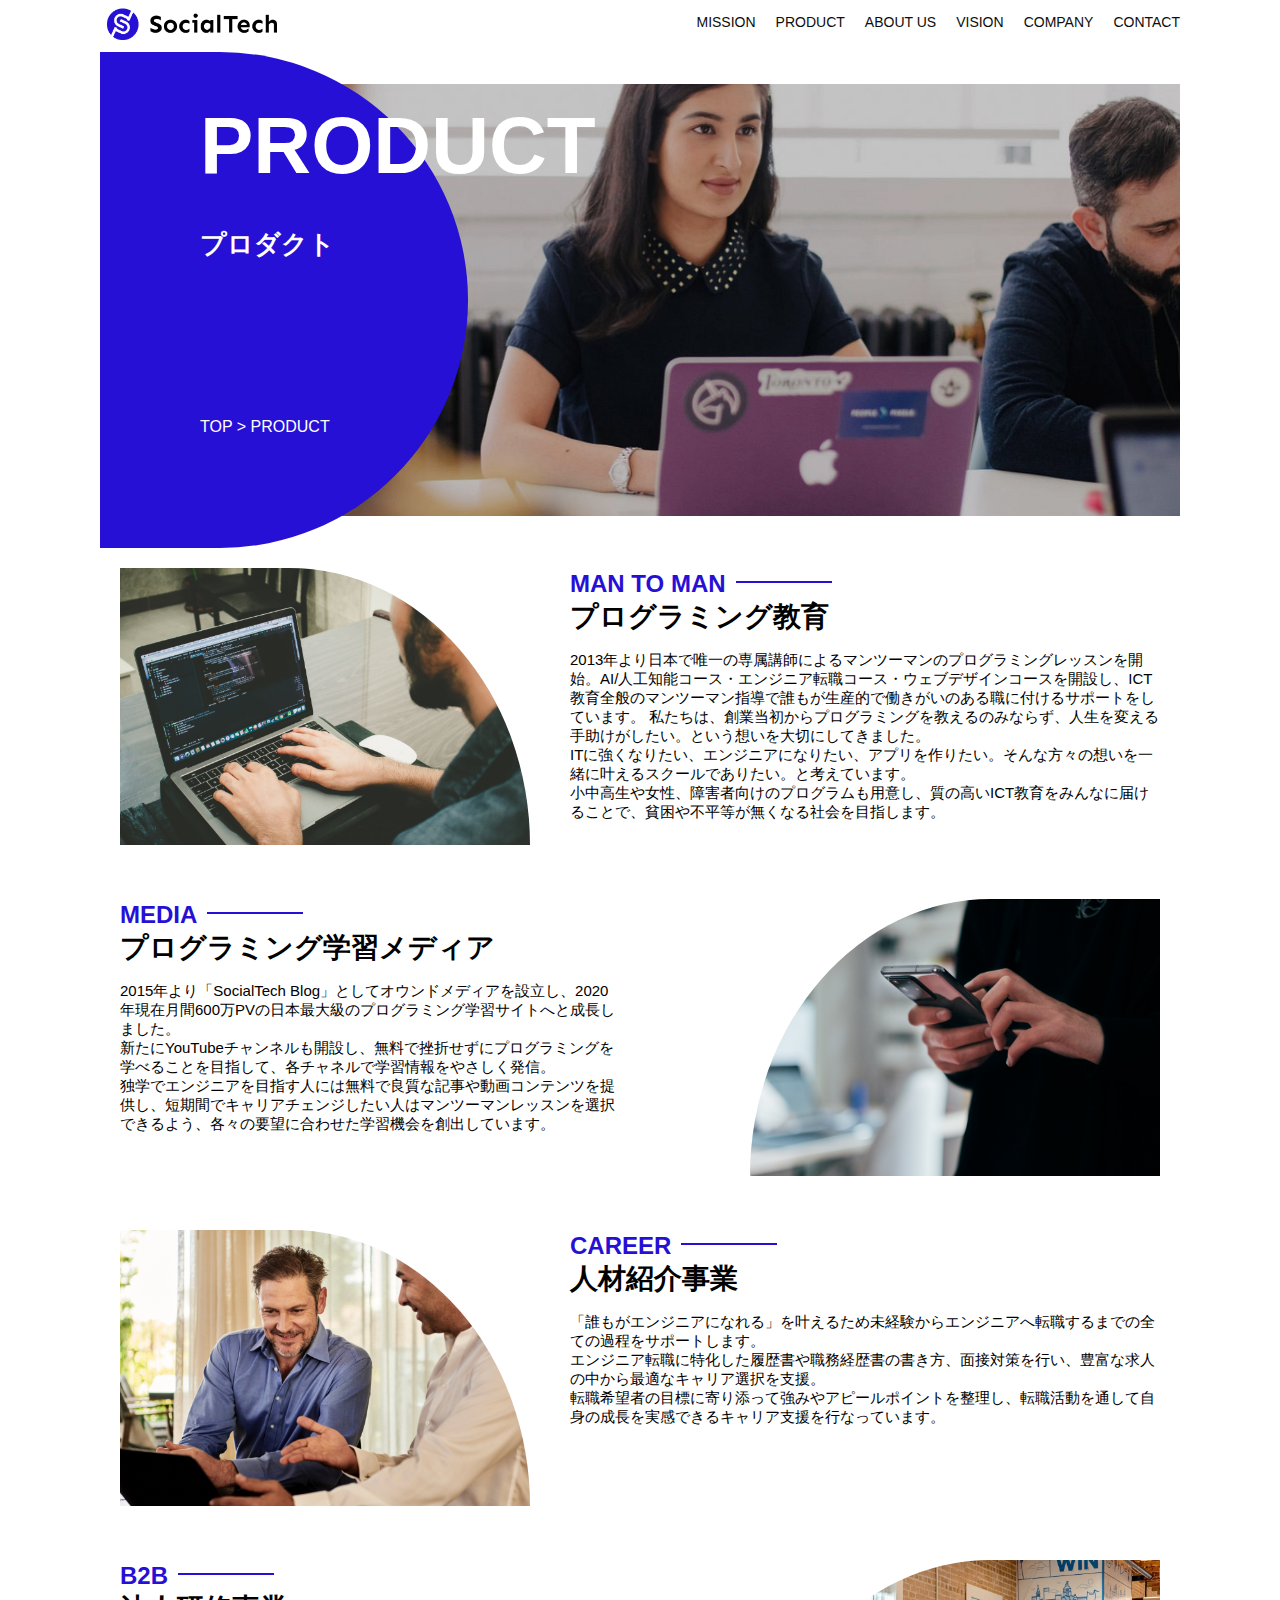
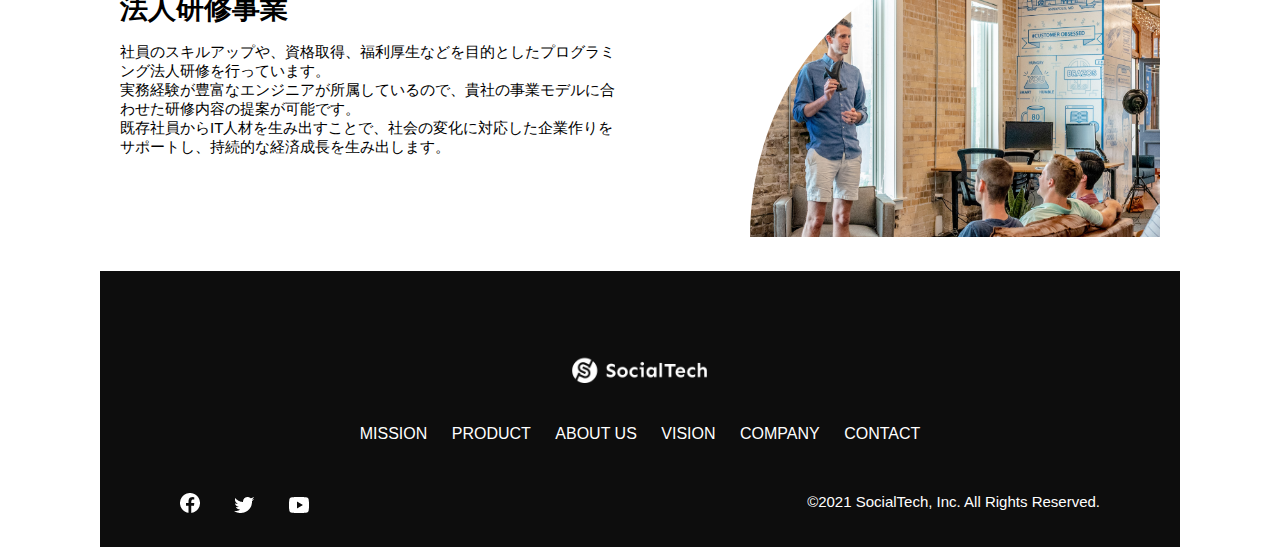
<file: kadai_tutorial_output/product.html>
<!DOCTYPE html>
<html>
  <head>
    <title>SocialTech - PRODUCT プロダクト -</title>
		<meta charset="UTF-8">
    <meta name="description" content="SocialTechの4つのプロダクトを紹介します">
    <meta name="viewport" content="width=device-width, initial-scale=1.0">
    <link rel="stylesheet" href="style.css">
  </head>

  <body>
    <!-- ヘッダー -->
     <header>
      <!-- ロゴ -->
      <a href="index.html" id="logo">
				<img src="images/logo.png" alt="トップページに戻る">
			</a>

      <!-- PC用ナビゲーション -->
			 <nav id="nav-pc">
				<ul>
					<li><a href="mission.html">MISSION</a></li>
					<li><a href="product.html">PRODUCT</a></li>
					<li><a href="index.html#aboutus">ABOUT US</a></li>
					<li><a href="index.html#vision">VISION</a></li>
					<li><a href="index.html#company">COMPANY</a></li>
					<li><a href="index.html#contact">CONTACT</a></li>
				</ul>
			 </nav>

			 	<!-- 　スマホ用メニューボタン -->
				 <button id="menu-sp" onclick="document.getElementById('nav-sp').style.display = 'block'">
					<img src="images/button-menu.png" alt="ナビゲーションを開く">
				 </button>

				<!-- スマホ用ナビゲーション -->
				<div id="nav-sp">
					<button id="close" onclick="document.getElementById('nav-sp').style.display = 'none'">
						<img src="images/button-close.png" alt="ナビゲーションを閉じる">
					</button>

					<nav>
						<ul>
							<li>
								<a id="logo-sp" href="index.html" onclick="document.getElementById('nav-sp').style.display = 'none'"><img src="images/logo-sp.png" alt="トップページに戻る"></a>
							</li>
							<li><a class="menu" href="mission.html" onclick="document.getElementById('nav-sp').style.display = 'none'">MISSION</a></li>
							<li><a class="menu" href="product.html" onclick="document.getElementById('nav-sp').style.display = 'none'">PRODUCT</a></li>
							<li><a class="menu" href="index.html#aboutus" onclick="document.getElementById('nav-sp').style.display = 'none'">ABOUT US</a></li>
							<li><a class="menu" href="index.html#vision" onclick="document.getElementById('nav-sp').style.display = 'none'">VISION</a></li>
							<li><a class="menu" href="index.html#company" onclick="document.getElementById('nav-sp').style.display = 'none'">COMPANY</a></li>
							<li><a class="menu" href="index.html#contact" onclick="document.getElementById('nav-sp').style.display = 'none'">CONTACT</a></li>
						</ul>
					</nav>
				 <div id="sns">
					<a href="https://www.facebook.com/sejuku2013">
						<img src="images/button-facebook.png" alt="Facebookのリンク">
					</a>
					<a href="https://twitter.com/samuraijuku">
						<img src="images/button-twitter.png" alt="Twitterのリンク">
					</a>
					<a href="https://www.youtube.com/channel/UCCFOQO5aDK0xXam4cUQXT8g">
						<img src="images/button-youtube.png" alt="YouTubeのリンク">
					</a>
				</div>
			  </div>
     </header>

		 <main>
			<article>
				<section id="product-main">
					<div class="product-main-inner">
						<div id="product-title">
							<h1>PRODUCT<br><span>プロダクト</span></h1>
							<p>TOP > PRODUCT</p>
						</div>
					</div>
				</section>

				<section class="product-section product-section-left">
					<div class="product-section-img">
						<img src="images/product/product-mantoman.png" alt="PCでコードを書く男性">
					</div>
					<div class="product-read">
						<h2 class="product-h2">MAN TO MAN</h2>
						<h3 class="product-h3">プログラミング教育</h3>
						<p>
							2013年より日本で唯一の専属講師によるマンツーマンのプログラミングレッスンを開始。AI/人工知能コース・エンジニア転職コース・ウェブデザインコースを開設し、ICT教育全般のマンツーマン指導で誰もが生産的で働きがいのある職に付けるサポートをしています。 私たちは、創業当初からプログラミングを教えるのみならず、人生を変える手助けがしたい。という想いを大切にしてきました。<br>ITに強くなりたい、エンジニアになりたい、アプリを作りたい。そんな方々の想いを一緒に叶えるスクールでありたい。と考えています。<br>小中高生や女性、障害者向けのプログラムも用意し、質の高いICT教育をみんなに届けることで、貧困や不平等が無くなる社会を目指します。
						</p>
					</div>
				</section>

				<section class="product-section product-section-right">
					<div class="product-read">
						<h2 class="product-h2">MEDIA</h2>
						<h3 class="product-h3">プログラミング学習メディア</h3>
						<p>2015年より「SocialTech Blog」としてオウンドメディアを設立し、2020年現在月間600万PVの日本最大級のプログラミング学習サイトへと成長しました。<br>新たにYouTubeチャンネルも開設し、無料で挫折せずにプログラミングを学べることを目指して、各チャネルで学習情報をやさしく発信。<br>独学でエンジニアを目指す人には無料で良質な記事や動画コンテンツを提供し、短期間でキャリアチェンジしたい人はマンツーマンレッスンを選択できるよう、各々の要望に合わせた学習機会を創出しています。</p>
					</div>
					<div class="product-section-img">
						<img src="images/product/product-media.png" alt="スマートフォンを操作する人">
					</div>
				</section>

				<section class="product-section product-section-left">
					<div class="product-section-img">
						<img src="images/product/product-career.png" alt="笑顔で話し合う2人の男性">
					</div>
					<div class="product-read">
						<h2 class="product-h2">CAREER</h2>
						<h3 class="product-h3">人材紹介事業</h3>
						<p>「誰もがエンジニアになれる」を叶えるため未経験からエンジニアへ転職するまでの全ての過程をサポートします。<br>エンジニア転職に特化した履歴書や職務経歴書の書き方、面接対策を行い、豊富な求人の中から最適なキャリア選択を支援。<br>転職希望者の目標に寄り添って強みやアピールポイントを整理し、転職活動を通して自身の成長を実感できるキャリア支援を行なっています。<br></p>
					</div>
				</section>

				<section class="product-section product-section-right">
					<div class="product-read">
						<h2 class="product-h2">B2B</h2>
						<h3 class="product-h3">法人研修事業</h3>
						<p>社員のスキルアップや、資格取得、福利厚生などを目的としたプログラミング法人研修を行っています。<br>実務経験が豊富なエンジニアが所属しているので、貴社の事業モデルに合わせた研修内容の提案が可能です。<br>既存社員からIT人材を生み出すことで、社会の変化に対応した企業作りをサポートし、持続的な経済成長を生み出します。</p>
					</div>
					<div class="product-section-img">
						<img src="images/product/product-b2b.png" alt="講演中の男性とそれを聴く人々">
					</div>
				</section>			
			</article>
		 </main>

		 <footer>
			<div id="footer-logo">
				<img src="images/logo-sp.png" alt="SocialTech">
			</div>
			<div id="footer-link">
				<a href="mission.html">MISSION</a>
				<a href="product.html">PRODUCT</a>
				<a href="index.html#aboutus">ABOUT US</a>
				<a href="index.html#vision">VISION</a>
				<a href="index.html#company">COMPANY</a>
				<a href="index.html#contact">CONTACT</a>
			</div>
				<div id="sns-footer">
					<div class="sns-btns">
						<a href="https://www.facebook.com/sejuku2013"><img src="images/button-facebook.png" alt="Facebookのリンク"></a>
						<a href="https://twitter.com/samuraijuku"><img src="images/button-twitter.png" alt="Twitterのリンク"></a>
						<a href="https://www.youtube.com/channel/UCCFOQO5aDK0xXam4cUQXT8g"><img src="images/button-youtube.png" alt="YouTubeのリンク"></a>
					</div>
					<p id="copyright">&copy;2021 SocialTech, Inc. All Rights Reserved.</p>
				</div>
		</footer>

	</body>
</html>
</file>
<file: html-css-kadai_013/style.css>
/* PC、スマホ共通スタイル */
body {
  font-family: "Source Sans Pro", "Hiragino Kaku Gothic ProN", Meiryo, Arial,
    sans-serif;
}

p {
  font-size: 15px;
}

#main-visual>img {
  width: 100%;
}

/*================
PC用のスタイル 
=================*/
@media screen and (min-width: 768px) {
  /* 横幅設定 */
  body {
    max-width: 1080px;
    min-width: 960px;
    margin: 0 auto 0 auto;
  }

  /* ヘッダー */
  header {
    display: flex;
    justify-content: space-between;
  }

  /* ナビゲーションのレイアウト */
  #nav-pc {
    text-align: right;
    font-size: 14px;
    padding-top: 15px;
  }

  /* ナビゲーションのリンクの装飾設定 */
  #nav-pc>a {
    text-decoration: none;
    margin-left: 20px;
  }

  #nav-pc>a:link {
    color: #0d0d0d;
  }

  #nav-pc>a:visited {
    color: #0d0d0d;
  }

  #nav-pc>a:hover {
    color: #0d0d0d;
    text-decoration: underline;
  }

  #nav-pc>a:active {
    color: #0d0d0d;
  }

  #menu-sp {
    display: none;
  }

  #nav-sp {
    display: none;
  }
}

/* スマホ用 */
@media screen and (max-width: 767px) {
  body {
    min-width: 375px;
    margin: 0;
  }

  #nav-pc {
    display: none;
  }

  #menu-sp {
    float: right;
    padding: 0;
    background-color: transparent;
    border: none;
  }

  #nav-sp {
    background-color: #ce933e;
    position: absolute;
    left: 0;
    top: 0;
    height: 100%;
    width: 100%;
    display: none;
    z-index: 100;
  }

  #nav-sp ul {
    padding-left: 0;
  }

  #nav-sp li {
    list-style: none;
  }

  #close {
    position: absolute;
    top: 20px;
    right: 20px;
    background-color: transparent;
    border: none;
  }

  #logo-sp {
    margin: 80px 0px 30px 20px;
  }

  #nav-sp a {
    display: block;
  }

  #nav-sp a:link {
    color: #ffffff;
  }

  #nav-sp a:visited {
    color: #ffffff;
  }

  #nav-sp a:hover {
    text-decoration: underline;
  }

  #nav-sp a:active {
    color: #ffffff;
  }

  #nav-sp .menu {
    text-decoration: none;
    display: block;
    margin: 0 20px;
    height: 44px;
    font-size: 16px;
    background-image: url("images/arrow.png");
    background-repeat: no-repeat;
    background-position: right top;
  }
}
</file>
<file: kadai_tutorial_output/style.css>
/* PC、スマホ共通スタイル */
* {
    box-sizing: border-box;
}

p {
    font-size: 15px;
}

body {
    max-width: 1080px;
    margin: 0 auto 0 auto;
    font-family: "Source Sans Pro", "Hiragino Kaku Gothic ProN", Meiryo, Arial, sans-serif;
  }

/* ヘッダー */
header {
    display: flex;
    justify-content: space-between;
}

/* ナビゲーションのレイアウト */
#nav-pc {
    font-size: 14px;
}

#nav-pc ul {
    display: flex;
    padding-left: 0;
}

#nav-pc li {
    list-style: none;
}

/* ナビゲーションのリンクの装飾設定 */
#nav-pc a {
    text-decoration: none;
    margin-left: 20px;
    color: #0d0d0d;
}

#nav-pc a:hover {
    text-decoration: underline;
}

/* スマホ用ナビを非表示 */
#nav-sp, #menu-sp {
    display: none;
}

/* メインビジュアル */
#main-visual {
    position: relative;
    height: 470px;
}

#main-message {
    position: absolute;
    top: 0;
    left: 0;
    background-color: #2710d5;
    color: #ffffff;
    border-radius: 0 0 476px 0;
    max-width: 620px;
    height: 100%;
    width: 100%;
    z-index: 11;
}

#main-message > h1 {
    font-size: 60px;
    margin: 100px 0 0 50px;
}

#main-message > p {
    font-size: 28px;
    margin: 0 0 0 50px;
}

#main-visual > img {
    max-width: 620px;
    border-radius: 476px 0 0 0;
    position: absolute;
    top: 0;
    right: 0;
    z-index: 10;
}

h2 {
    margin: 40px 0 0 0;
}

h2::after {
    content: url("images/line.png");
    margin-left: 10px;
}

h3 {
    font-size: 27px;
}

#mission {
    margin: 80px auto 80px auto;
}

#mission-flex {
    display: flex;
}

#mission-flex > div {
    width: 50%;
    margin: 20px;
}

#mission-photo {
    width: 100%;
}

#s2dgs {
    margin-top: 50px;
    width: 100%;
}

/* プロダクト */
#product {
    background-color: #fafafa;
    margin: 80px 0 80px 0;
    padding: 10px 40px 10px 40px;
}

/* 外枠 */
#product .product-flex {
    margin-top: 40px;
    display: flex;
}

/* 左のカラム */
#product-left {
    width: 50%;
    margin-right: 20px;
}

/* 右のカラム */
#product-right {
    width: 50%;
    margin-right: 20px;
    margin-top: 80px;
}

/* 画像＋説明の枠 */
#product-left > div {
    position: relative;
    height: 480px;
    margin-right: 20px;
}

#product-right > div {
    position: relative;
    height: 480px;
    margin-right: 20px;
}

/* 画像 */
.product-photo {
    width: 100%;
}

/* 説明文の枠 */
.product-explain {
    background-color: #ffffff;
    position: absolute;
    left: 0;
    bottom: 50px;
    margin: 0 40px 0 40px;
    padding: 20px;
    box-shadow: 5px 5px 10px rgba(0, 0, 0, 0.05);
}

/* 説明文の英語 */
.product-explain > span {
    color: #2710d5;
    font-weight: bold;
    font-size: 16px;
    margin: 0;
}

/* 説明文の見出し */
.product-explain > h3 {
    margin: 5px 0 5px 0; 
}

/* 説明文 */
.product-explain > p {
    font-size: 14px;
    margin: 0;
}

/* もっと見るボタン */
#product-more {
    text-align: center;
}

#product-more a {
    position: relative;
    bottom: -42px;
}

/* ABOUT US */
#aboutus {
    margin: 80px auto 80px auto;
}

/* 3つの組織文化と画像を入れる枠 */
#aboutus > div {
    display: flex;
}

/* 画像 */
.culture-img {
    width: 50%;
    align-self: flex-start;
}

.culture-img2 {
    margin-top: 50px;
    width: 100%;
}

 /* 3つの組織文化の表 */
.culture-table{
    margin-right: 50px;
}

/* 番号 */
.culture-num {
    font-size: 80px;
    color: #2710d5;
    padding: 0 20px 0 0;
}

/* 見出し */
.culture-table th {
    text-align: left;
    font-size: 28px;
    font-weight: bold;
}

/* 組織文化英語 */
.culture-en {
    color: #2710d5;
    font-size: 24px;
}

/* 説明文 */
.culture-description {
    margin: 0;
}

/* ビジョン */
#vision {
    margin: 80px auto 80px auto;
}

/* セクション内の外枠 */
#vision > div {
    display: flex;
    justify-content: space-between;
    flex-wrap: wrap;
}

 /*7つの行動指針の枠*/
.vision-box {
    width: 300px;
    height: 300px;
    margin-bottom: 30px;
    position: relative;
}

.vision-box > img {
    width: 100%;
    position: relative;
    z-index: 30;
}

.vision-box > div {
    position: absolute;
    top: 0;
    left: 0;
    z-index: 31;
    margin-right: 20px; 
}

.vision-box > div >h4 {
    color: #2710d5;
    font-size: 19px;
    margin: 80px 0 0 0;
}

.vision-box > div >h4::first-letter {
    font-size: 40px;
}

.vision-box > div > h5 {
    font-size: 20px;
    margin: 0 0 0 0;
}

.vision-box > div > p {
    margin: 0 0 0 0;
}

/* 会社概要 */
#conpany {
    margin: 80px auto 80px auto;
}

#conpany-table {
    width: 100%;
}

.tableheader {
    text-align: left;
    padding: 20px;
    border-bottom-color: #2710d5;
    border-bottom-width: 1px;
    border-bottom-style: solid;
    width: 100px;
}

.tableheader-first {
    border-top-color: #2710d5;
    border-top-width: 1px;
    border-top-style: solid;
}

.cell {
    padding: 30px;
    border-bottom-color: #ececec;
    border-bottom-width: 1px;
    border-bottom-style: solid;
}

.cell-first {
    border-top-color: #ececec;
    border-top-width: 1px;
    border-top-style: solid;
}

#company > iframe {
    width: 100%;
    height: 368px;
    margin-top: 40px;
}
/* お問い合わせ */
#contact {
    margin: 80px auto 80px auto;
}

/* 外枠 */
#contact > form > div {
    display: flex;
    flex-direction: row;
    flex-wrap: wrap;
    padding-bottom: 30px;
}

/* 左列の見出し */
.contact-heading {
    width: 240px;
    align-self: center;
}

/* 見出しのラベル */
.contact-label {
    font-weight: bold;
}

/* 必須 */
.contact-span {
    color: #ce2222;
    margin: 0 0 0 20px;
    font-weight: bold;
}

/* テキストボックス */
.contact-textbox {
    border-top: 0px;
    border-left: 0px;
    border-right: 0px;
    border-bottom-width: 1px;
    border-bottom-color: #707070;
    border-style: solid;
    background-color: #fafafa;
    width: 400px;
    height: 56px;
}

/* お問い合わせ内容のテキストエリア */
.contact-textarea {
    border-top: 0px;
    border-left: 0px;
    border-right: 0px;
    border-bottom-width: 1px;
    border-bottom-color: #707070;
    background-color: #fafafa;
    width: 400px;
    height: 200px;
}

/* 個人情報の取り扱い */
#contact dt {
    font-weight: bold;
}

#contact dd {
    margin: 0 0 16px 0; 
}

#contact dd p {
    margin: 0;
}

#contact dd ul {
    padding-left: 0;
}

#contact dd li {
    margin-bottom: 0;
    list-style: none;
}

footer {
    background-color: #0d0d0d;
    text-align: center;
    padding: 80px 80px 30px 80px;
}

#footer-logo {
    margin-bottom: 30px;
}

#footer-link {
    margin-bottom: 50px;
}

#footer-link > a {
    text-decoration: none;
    margin: 10px;
    color: #ffffff;
}

#footer-link > a:hover {
    text-decoration: underline;
}

#sns-footer {
    display: flex;
    justify-content: space-between;
    text-align: left;
}

#sns-footer a {
    margin-right: 30px;
}

#copyright {
    color: #ffffff;
    margin: 0;
}

/* mission.html用スタイル */
/* ミッションのメインビジュアル */
.mission-main-inner {
    background-image: url("images/mission/mission-main.png");
    background-repeat: no-repeat;
    background-position-y: center;
}

#mission-title {
    background-color: #2710d5;
    width: 368px;
    color: #ffffff;
    height: 496px;
    border-radius: 0 248px 248px 0;
    position: relative;
}

#mission-title h1 {
    position: absolute;
    top: 0;
    left: 100px;
    font-size: 80px;
    line-height: 1;
}

#mission-title h1 span {
    font-size: 26px;
}

#mission-title > p {
    position: absolute;
    top: 350px;
    left: 100px;
    font-size: 16px;
}

#mission-s2dgs {
    padding:20px;
}

.mission-h2 {
    color: #2710d5;
    font-size: 40px;
}

.mission-h2::after {
   content: none;
}

 /* ミッションページ　5つのゴールの設定 */
#mission-five-goals {
    padding: 20px;
    display: flex;
}

#mission-five-goals .five-goals-image {
    width: 30%;
    padding: 20px;
}

#mission-five-goals .five-goals-image img {
    width: 100%;
}

#mission-five-goals .five-goals-read {
    width: 70%;
    padding: 20px;
}

#mission-five-goals .five-goals-read > div {
    margin-bottom: 40px;
}

.fivegoals-image-right {
    float: right;
    margin: 20px;
}

.fivegoals-image-left {
    float: left;
    margin: 20px;
}

.fivegoals-number {
    color: #2710d5;
    font-size: 48px;
    font-weight: bold;
    margin: 0;
}

.fivegoals-h3 {
    font-size: 28px;
    margin: 0;
}

.fivegoals-p {
    margin: 0;
}

/* プロダクトページ */
.product-main-inner {
    background-image: url("images/product/product-main.png");
    background-repeat: no-repeat;
    background-position-y: center;
}

#product-title {
    background-color: #2710d5;
    width: 368px;
    color: #ffffff;
    height: 496px;
    border-radius: 0 248px 248px 0;
    position: relative;
}

#product-title h1 {
    position: absolute;
    top: 0;
    left: 100px;
    font-size: 80px;
    line-height: 1;
}

#product-title h1 span {
    font-size: 26px;
}

#product-title > p {
    position: absolute;
    top: 350px;
    left: 100px;
    font-size: 16px;
}

/* セクション */
.product-section {
    display: flex;
    padding: 20px 20px 0;
}

.product-section .product-section-img {
    width: 450px;
}

/* 左が画像のセクション */
.product-section-left .product-section-img img {
    width: 100%;
    padding: 0 40px 30px 0;
    border-radius: 0 432px 0 0;
}

.product-section-left .product-read {
    width: 50%;
    flex-grow: 1;
}

.product-section-left .product-read p {
    margin-bottom: 0;
}

/* 右が画像のセクション */
.product-section-right {
    justify-content: space-between;
}

.product-section-right .product-section-img img {
    width: 100%;
    padding: 0 0 30px 40px;
    border-radius: 432px 0 0 0;
}

.product-section-right .product-read {
    width: 500px;
}

.product-h2 {
    color: #2710d5;
    font-size: 24px;
    margin: 0;
}

.product-h3 {
    font-size: 28px;
    margin: 0;
}

/* 画面幅が767px以下のとき */
@media screen and (max-width: 767px) {
    /* スマートフォン用のスタイルを指定する */
    /* PC用ナビゲーション非表示 */
    #nav-pc {
        display: none;
    }

/* ハンバーガーメニュー */
#menu-sp {
    display: block;
    background-color: transparent;
    float: right;
    padding: 0;
    border: none;
}

/* スマホ用ナビゲーションの表示切り替え */
/* 初期状態、レイアウトと非表示設定 */
#nav-sp {
    background-color: #2710d5;
    position: fixed;
    left: 0;
    top: 0;
    width: 100%;
    height: 100%;
    display: none;
    z-index: 100;
}

/* xボタン */
#close {
    position: absolute;
    top: 20px;
    right: 20px;
    background-color: transparent;
    border: none;
}

#nav-sp nav ul {
    padding: 0;
}

#nav-sp nav li {
    list-style: none;
}

/* ナビゲーションメニュー用ロゴ */
#logo-sp {
    margin: 80px 0 30px 20px;
}

/* ナビゲーションのリンクの装飾設定 */
#nav-sp nav a {
    display: block;
    color: #ffffff;
}

#nav-sp nav a:hover {
    text-decoration: underline;
}

#nav-sp .menu {
    text-decoration: none;
    margin: 0 20px 0 20px;
    height: 44px;
    font-size: 16px;
    background-image: url(images/arrow.png);
    background-repeat: no-repeat;
    background-position: right top; 
}

#sns {
    position: absolute;
    bottom: 20px;
    left: 20px;
}

#sns > a {
    margin-right: 30px;
}
 /* メインビジュアル */
#main-visual {
    position: relative;
    height: 470px;
}

#main-visual > div {
    text-align: center;
    height: 280px;
}

#main-visual h1 {
    font-size: 28px;
    margin: 90px 0 0 0;
}

#main-visual > div > p {
    margin: 0;
    font-size: 15px;
}

#main-visual > img {
    width: 100%;
    border-radius: 476px 0 0 0; 
    top: auto;
    bottom: 0;
}

/* 見出し */
h2 {
    margin: 15px 0 15px 0;
}

h3 {
    font-size: 24px;
    margin: 10px 0 0 0;
}
/* ミッション */
#mission {
    margin: 20px 0 20px 0;
    padding: 0 20px 0 20px;
}

#mission-flex {
    flex-direction: column;
}

#mission-flex > div {
    width: 100%;
    margin: 0;
}

/* プロダクト */
#product {
    margin: 0;
    padding: 10px 20px 0 20px;
}

/* 外枠 */
#product .product-flex {
    flex-direction: column;
    margin-top: 0;
}

/* 左右のカラム　スマホでは縦並び */
#product-left,
#product-right {
    width: 100%;
    margin: 0;
}

/* 画像＋説明の枠 */
#product-left > div,
#product-right > div {
    height: auto;
    margin: 0;
}

/* 説明文の枠 */
.product-explain {
    position: relative;
    margin: 0;
}

.product-explain > h3 {
    margin: 10px 0 10px 0;
    font-size: 24px;
}

/* もっと見るボタン */
#product-more {
    text-align: left;
}

/* ABOUT US */
#aboutus {
    margin: 80px 20px 80px 20px;
}

#aboutus > div {
    flex-direction: column;
}

.culture-table th {
    font-size: 16px;
}

.culture-table {
    margin-right: 0;
    padding-right: 20px;
    order: 2; 
}

.culture-img {
    width: 100%;
    order: 1;
}

.culture-img2 {
    margin-top: 0;
}

.culture-num {
    padding: 0;
}

.culture-description {
    margin: 0;
}

/* ビジョン */
#vision {
    margin: 80px 20px 80px 20px;
}

.vision-box > img {
    position: absolute;
    top: 0;
    left: 0;
}

.vision-box > div > h4 {
    margin: 60px 0 0 0;
} 

/* 会社概要 */
#company {
    margin: 0 20px 0 20px;
}

#company > h3 {
    margin-bottom: 20px;
}

.tableheader {
    width: 50px;
}

.cell {
    padding: 20px;
}

#company > iframe {
    height: 240px;
}

/* お問い合わせ */
#contact {
    margin: 80px 20px 80px 20px;
}

#contact > h3 {
    margin-bottom: 20px;
}

#contact > form > div {
    flex-direction: column;
    margin-bottom: 20px;
}

.contact-heading {
    align-self: auto;
    margin-bottom: 20px;
}

.contact-textbox {
    min-width: 300px;
    width: 100%;
}

.contact-textarea {
    height: 150px;
    width: 100%;
}

.radiobutton {
    margin-bottom: 20px;
}

/* フッター */
footer {
    padding: 30px 20px 50px 20px;
    text-align: left;
}

#footer-link > a {
    margin: 0 20px 30px 0;
    display: block;
    background-image: url("images/arrow.png");
    background-repeat: no-repeat;
    background-position: right top;
}

#footer-link > a:hover {
    text-decoration: underline;
}

#sns-footer {
    flex-direction: column;
    justify-content: flex-start;
}

#copyright {
    font-size: 12px;
    margin-top: 30px;
}

/* mission.html用スタイル */
/* ミッションのメインビジュアル */
#mission-main {
    height: 256px;
    margin-top: 4%;
    position: relative;
}

.mission-main-inner {
    height: 80%;
    background-size: cover;
}

#mission-title {
    width: 136px;
    height: 256px;
    position: absolute;
    top: -10%;
}

#mission-title h1 {
    left: 20px;
    font-size: 40px;
}

#mission-title h1 span {
    font-size: 18px;
}

#mission-title > p {
    top: 180px;
    left: 20px;
    font-size: 13px;
}

 /* ミッションページ　S2DGSの設定 */
.mission-h2 {
    font-size: 38px;
    margin: 0px;
}

.mission-h2::after {
    content: none;
}

#mission-s2dgs > img {
    width: 100%;
}

/* ミッションページ　5つのゴールの設定 */
#mission-five-goals {
    flex-direction: column;
}

#mission-five-goals > div {
    padding: 0;
}

#mission-five-goals .five-goals-image,
#mission-five-goals .five-goals-read {
    width: 100%;
    padding: 0;
}

#mission-five-goals .five-goals-read > div {
    display: flex;
    flex-direction: column;
}

.fivegoals-image-right, .fivegoals-image-left {
    align-self: center;
}

/* プロダクトページ */
#product-main {
    height: 256px;
    margin-top: 4%;
    position: relative;
}

.product-main-inner {
    height: 80%;
    background-size: cover;
}

#product-title {
    width: 136px;
    height: 256px;
    position: absolute;
    top: -10%;
}

#product-title h1 {
    left: 20px;
    font-size: 40px;
}

#product-title h1 span {
    font-size: 18px;
}

#product-title > p {
    top: 180px;
    left: 20px;
    font-size: 13px;
}

/* セクション */
.product-section {
    flex-direction: column;
}

.product-section .product-section-img {
    width: 100%;
}

.product-section .product-section-img img {
    width: 100%;
    padding: 0;
}

/* 左が画像のセクション */
.product-section-left .product-section-img img {
    border-radius: 0 300px 0 0;
}

.product-section-left .product-read {
    width: 100%;
    flex-grow: 1;
}

/* 右が画像のセクション */
.product-section-right .product-section-img img {
    order: 1;
    border-radius: 300px 0 0 0;
}

.product-section-right .product-read {
    order: 2;
    width: 100%;
}
}
</file>
